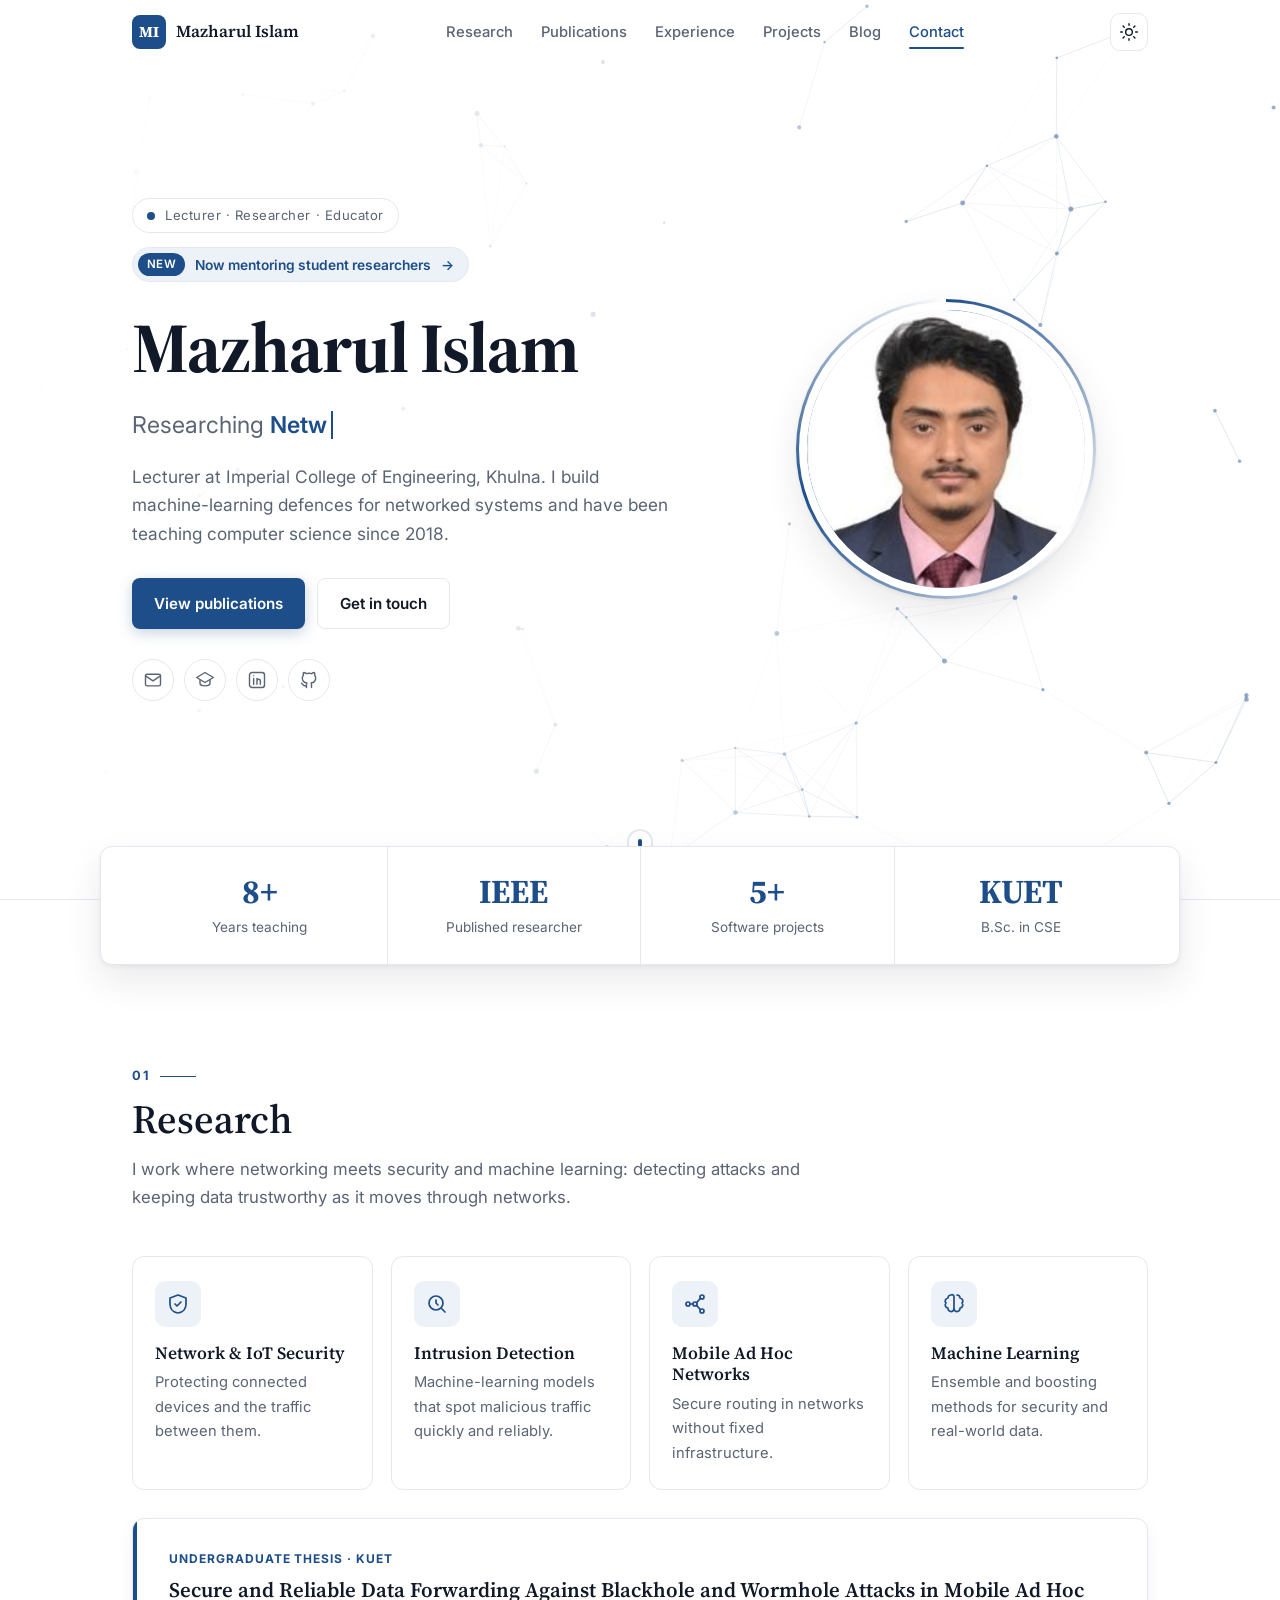
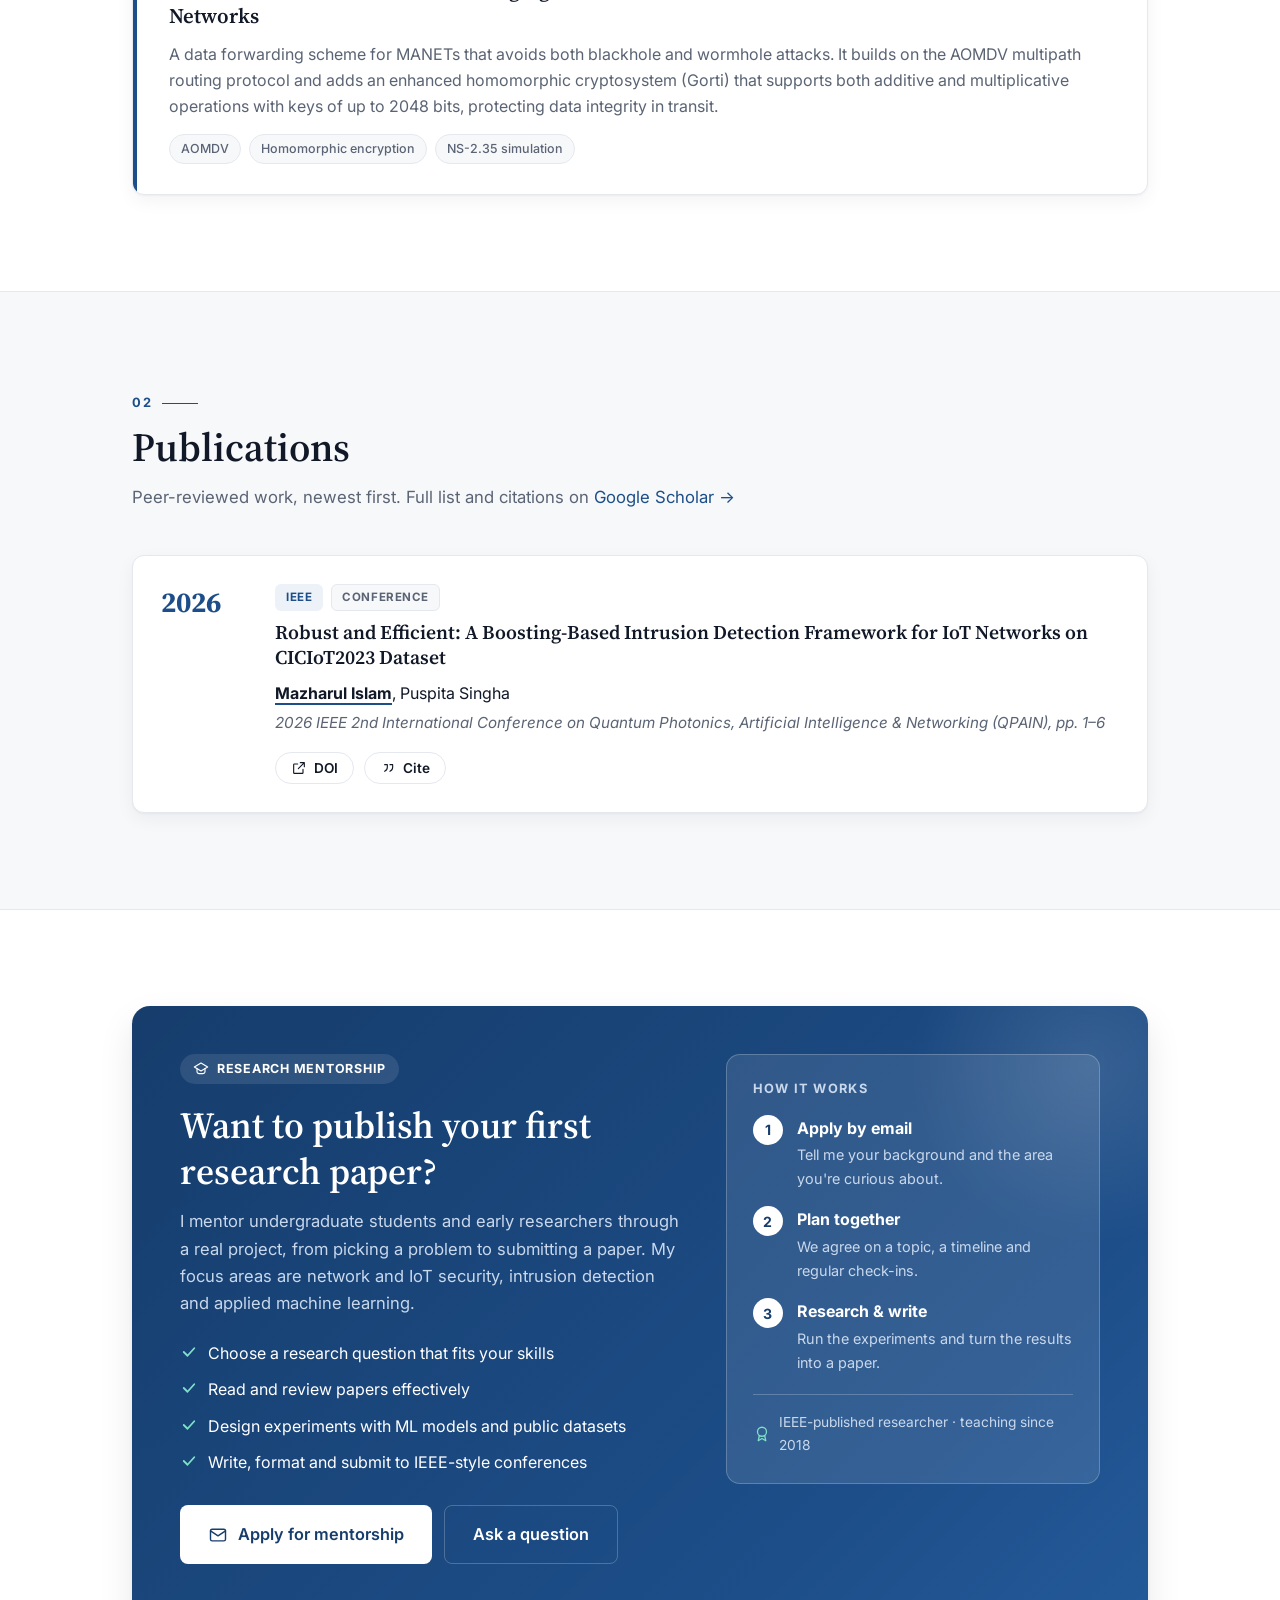
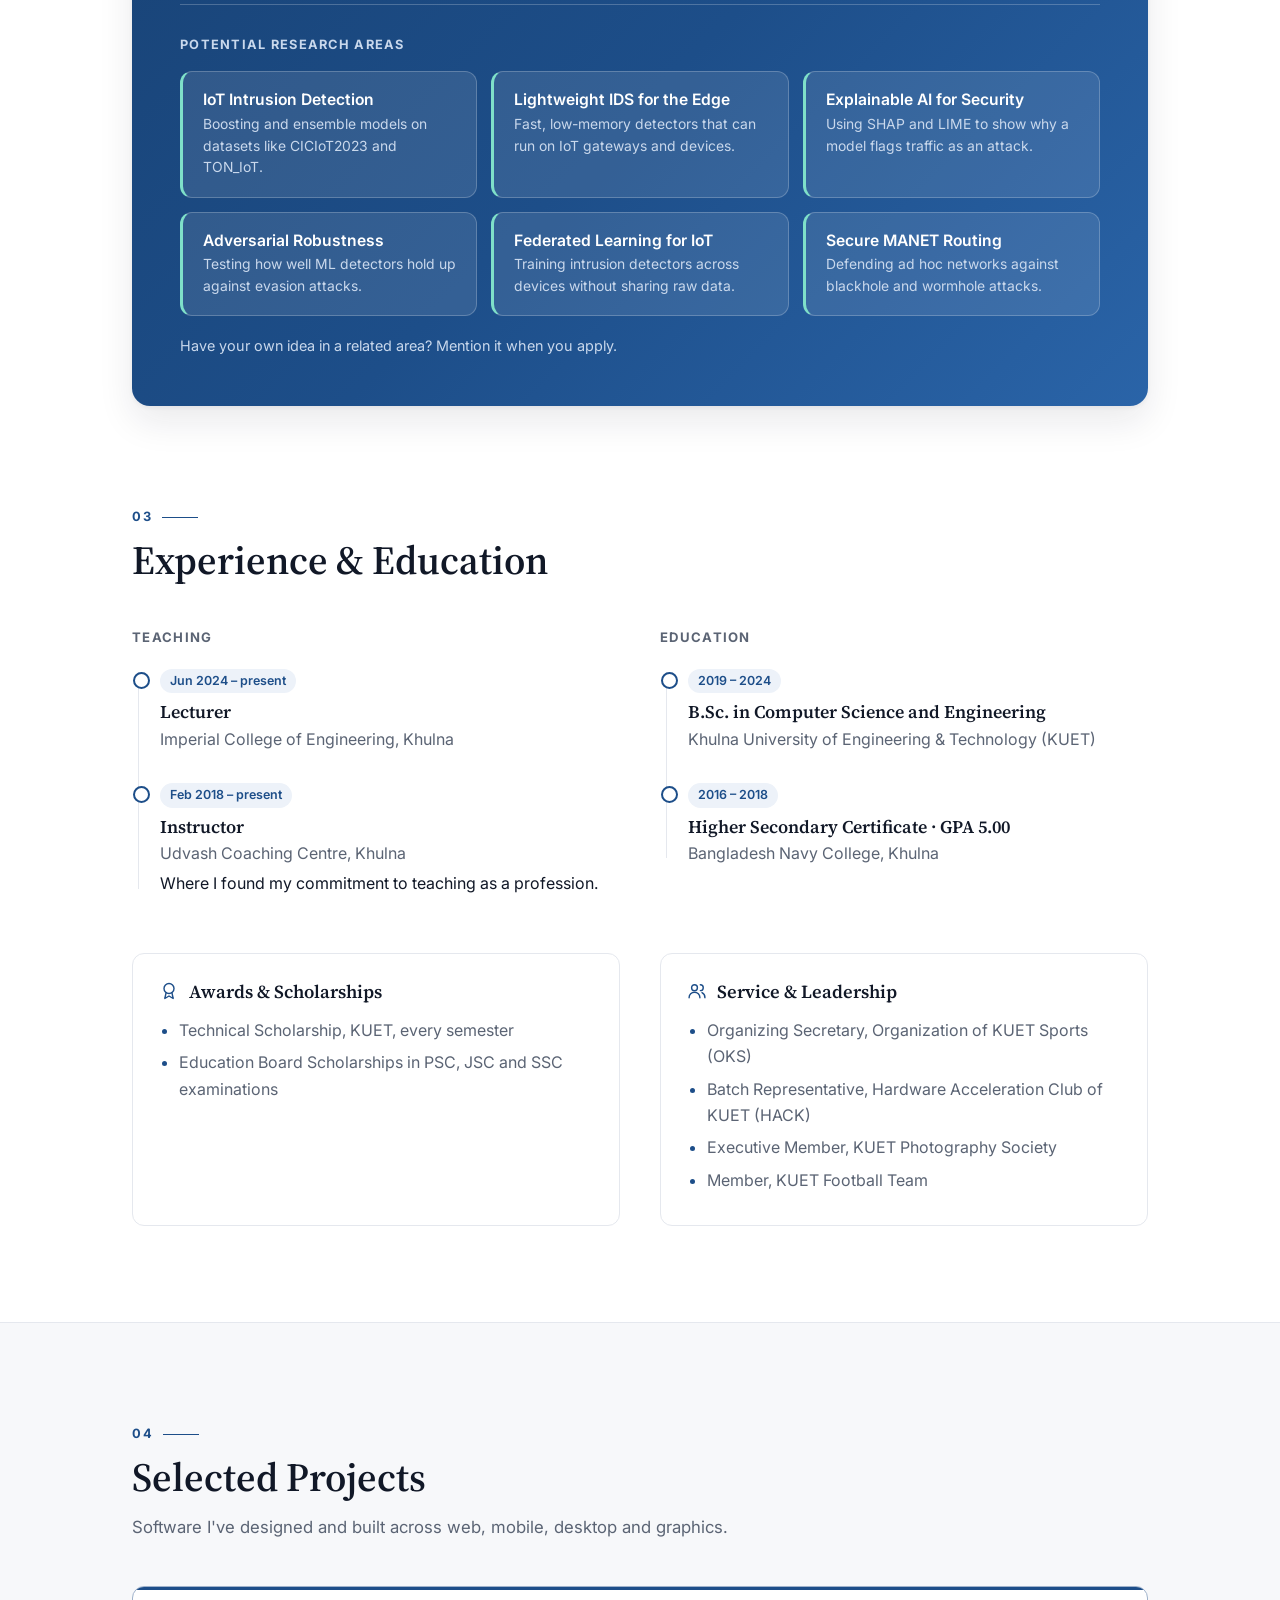
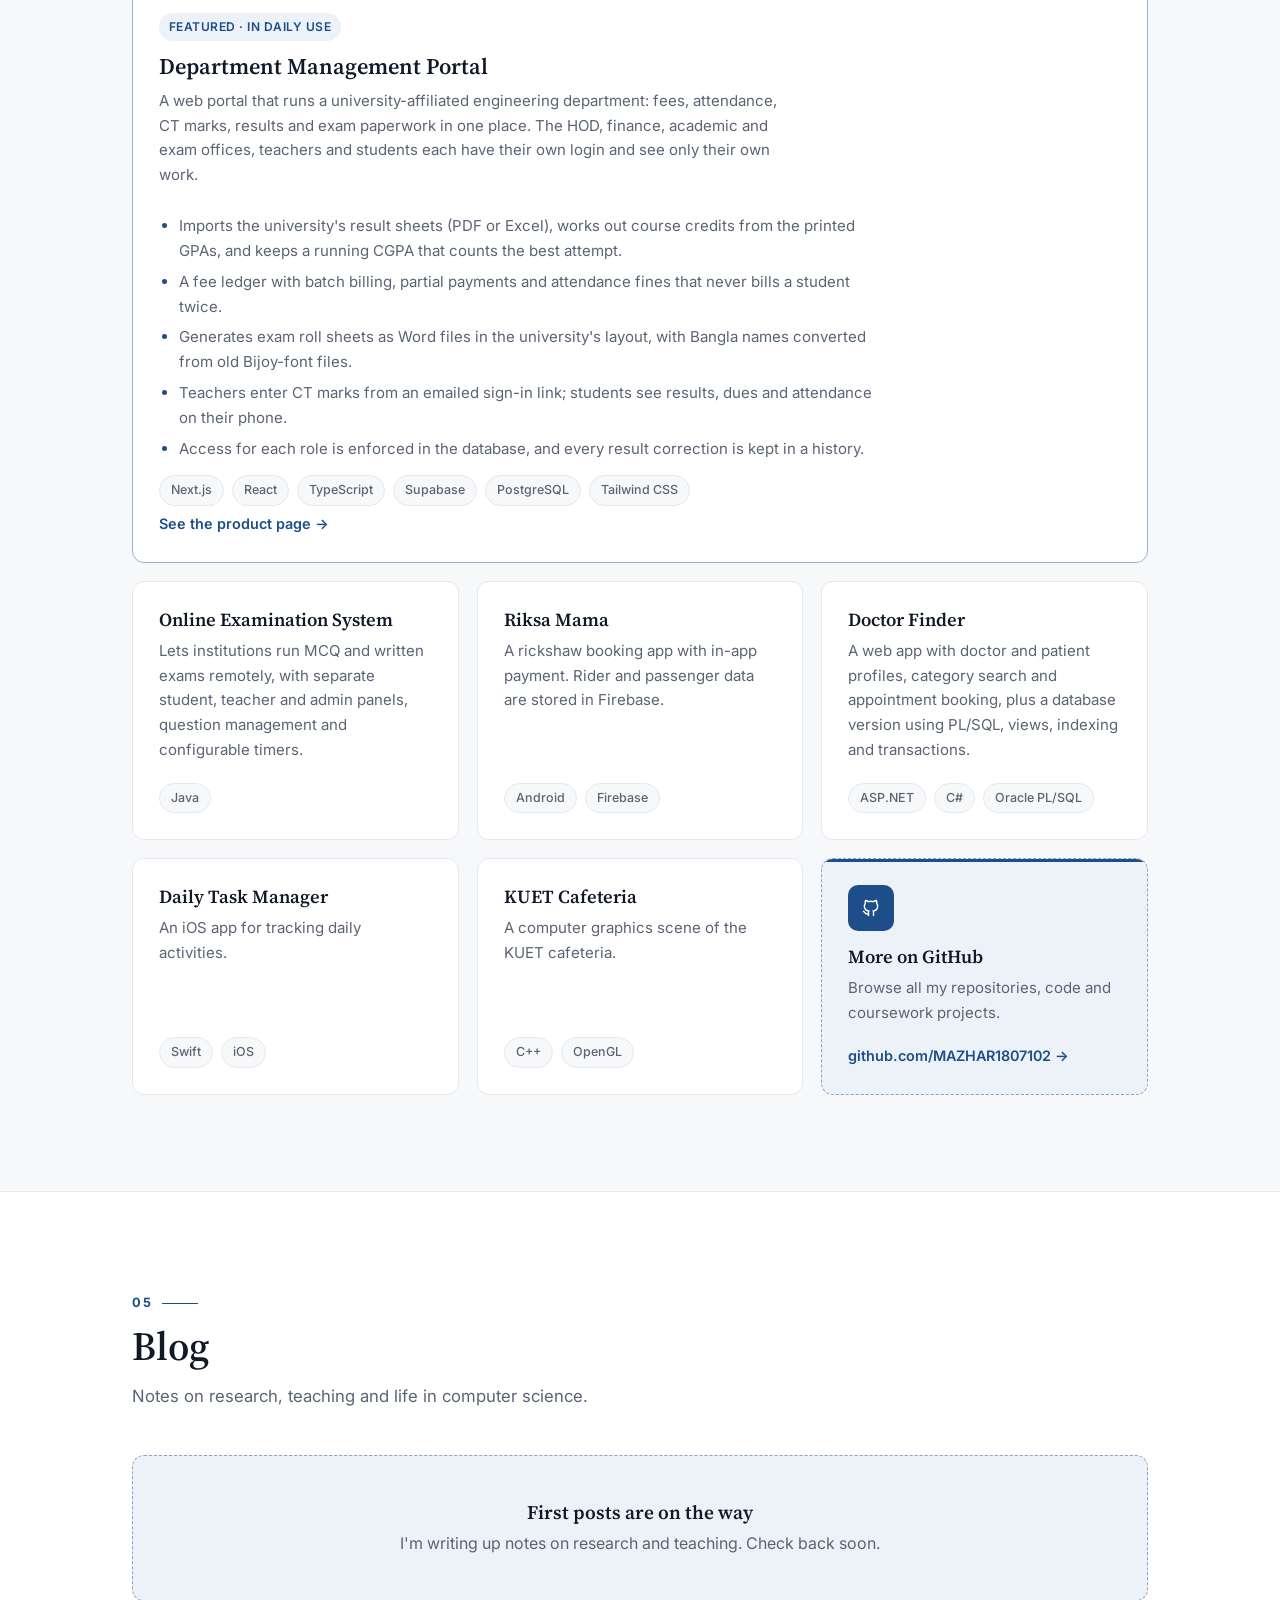
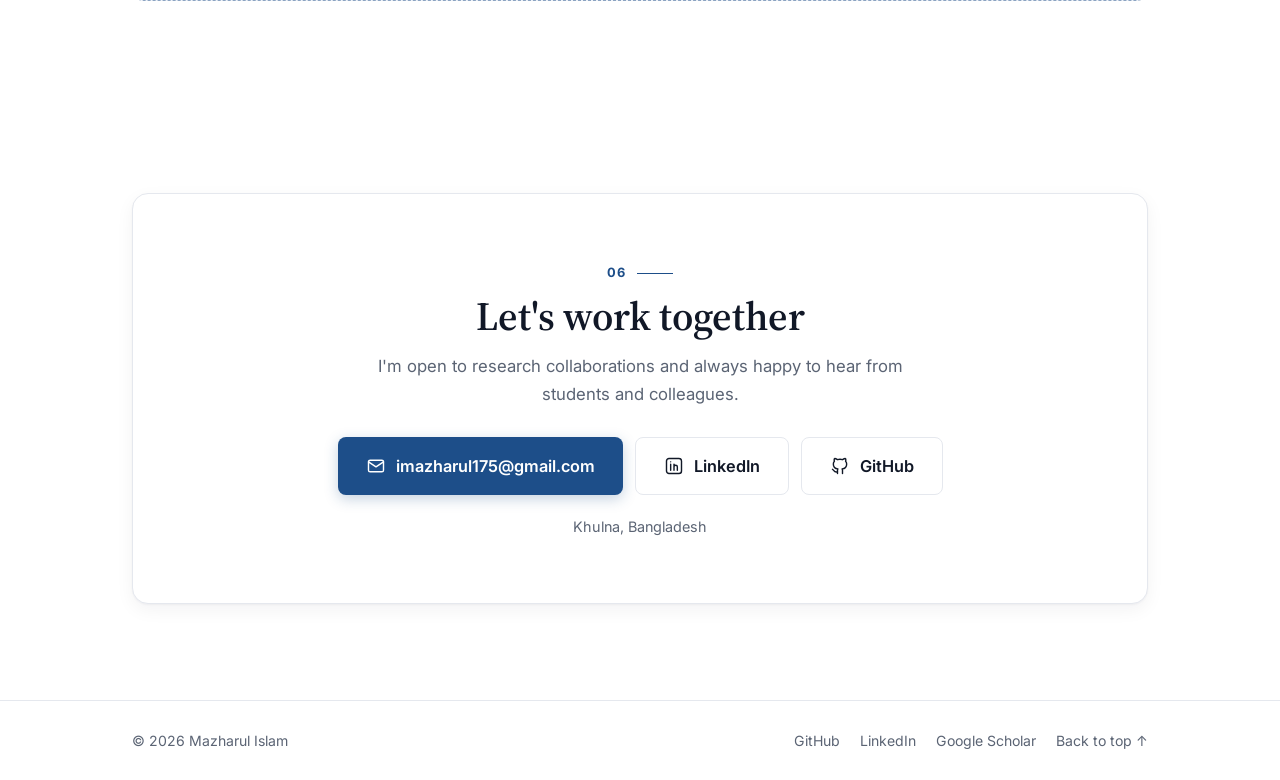
<file: index.html>
<!doctype html>
<html lang="en">
<head>
  <meta charset="utf-8">
  <meta name="viewport" content="width=device-width, initial-scale=1">
  <title>Mazharul Islam · Lecturer &amp; Researcher</title>
  <meta name="description" content="Mazharul Islam — Lecturer in Computer Science and Engineering. Research in network and IoT security, intrusion detection, mobile ad hoc networks and machine learning.">
  <meta property="og:title" content="Mazharul Islam · Lecturer & Researcher">
  <meta property="og:description" content="Research in network and IoT security, intrusion detection and machine learning.">
  <meta property="og:image" content="assets/photo.jpg">
  <link rel="icon" href="data:image/svg+xml,%3Csvg xmlns='http://www.w3.org/2000/svg' viewBox='0 0 64 64'%3E%3Crect width='64' height='64' rx='14' fill='%230b1f3a'/%3E%3Ctext x='32' y='42' font-family='Georgia,serif' font-size='28' font-weight='700' fill='%2334d1bf' text-anchor='middle'%3EMI%3C/text%3E%3C/svg%3E">
  <link rel="preconnect" href="https://fonts.googleapis.com">
  <link rel="preconnect" href="https://fonts.gstatic.com" crossorigin>
  <link href="https://fonts.googleapis.com/css2?family=Inter:wght@400;500;600;700&family=Source+Serif+4:opsz,wght@8..60,500;8..60,600;8..60,700&display=swap" rel="stylesheet">
  <link rel="stylesheet" href="style.css">
  <script>
    // Apply the saved theme before first paint to avoid a flash.
    document.documentElement.classList.add('js');
    try { var t = localStorage.getItem('theme'); if (t) document.documentElement.dataset.theme = t; } catch (e) {}
  </script>
</head>
<body>

<div class="progress" aria-hidden="true"></div>

<header class="site-header">
  <div class="wrap nav">
    <a class="brand" href="#top"><span class="monogram">MI</span><span class="brand-name">Mazharul Islam</span></a>
    <nav id="menu" class="menu">
      <a href="#research">Research</a>
      <a href="#publications">Publications</a>
      <a href="#experience">Experience</a>
      <a href="#projects">Projects</a>
      <a href="#blog">Blog</a>
      <a href="#contact">Contact</a>
    </nav>
    <div class="nav-actions">
      <button class="icon-btn" id="theme-toggle" aria-label="Toggle dark mode">
        <svg class="i-sun" viewBox="0 0 24 24"><circle cx="12" cy="12" r="4"/><path d="M12 2v2M12 20v2M4.9 4.9l1.4 1.4M17.7 17.7l1.4 1.4M2 12h2M20 12h2M4.9 19.1l1.4-1.4M17.7 6.3l1.4-1.4"/></svg>
        <svg class="i-moon" viewBox="0 0 24 24"><path d="M21 12.8A9 9 0 1 1 11.2 3a7 7 0 0 0 9.8 9.8z"/></svg>
      </button>
      <button class="icon-btn menu-btn" id="menu-toggle" aria-label="Open menu" aria-expanded="false" aria-controls="menu">
        <svg viewBox="0 0 24 24"><path d="M4 7h16M4 12h16M4 17h16"/></svg>
      </button>
    </div>
  </div>
</header>

<!-- ===== Hero ===== -->
<section class="hero" id="top">
  <canvas id="network" aria-hidden="true"></canvas>
  <div class="wrap hero-inner">
    <div class="hero-text">
      <p class="hero-eyebrow"><span class="dot"></span> Lecturer · Researcher · Educator</p>
      <a class="hero-announce" href="#mentorship"><span class="announce-tag">New</span>Now mentoring student researchers <span aria-hidden="true">→</span></a>
      <h1>Mazharul Islam</h1>
      <p class="hero-rotate">
        Researching <span class="rotator" data-words="Network Security|IoT Intrusion Detection|Mobile Ad Hoc Networks|Machine Learning">Network Security</span>
      </p>
      <p class="hero-lead">
        Lecturer at Imperial College of Engineering, Khulna. I build machine-learning
        defences for networked systems and have been teaching computer science since 2018.
      </p>
      <div class="hero-cta">
        <a class="btn btn-primary" href="#publications">View publications</a>
        <a class="btn btn-ghost" href="#contact">Get in touch</a>
      </div>
      <ul class="socials">
        <li><a href="mailto:imazharul175@gmail.com" aria-label="Email"><svg viewBox="0 0 24 24"><rect x="3" y="5" width="18" height="14" rx="2"/><path d="m3 7 9 6 9-6"/></svg></a></li>
        <li><a href="https://scholar.google.com/citations?user=BxSurLEAAAAJ&amp;hl=en" target="_blank" rel="noopener" aria-label="Google Scholar"><svg viewBox="0 0 24 24"><path d="M12 3 2 9l10 6 10-6-10-6z"/><path d="M6 11.5V16c0 1.7 2.7 3 6 3s6-1.3 6-3v-4.5"/></svg></a></li>
        <li><a href="https://www.linkedin.com/in/mazharul-islam-ba946320a/" target="_blank" rel="noopener" aria-label="LinkedIn"><svg viewBox="0 0 24 24"><rect x="3" y="3" width="18" height="18" rx="3"/><path d="M8 10v7M8 7v.01M12 17v-4a2 2 0 0 1 4 0v4M12 10v7"/></svg></a></li>
        <li><a href="https://github.com/MAZHAR1807102" target="_blank" rel="noopener" aria-label="GitHub"><svg viewBox="0 0 24 24"><path d="M9 19c-4.3 1.4-4.3-2.5-6-3m12 5v-3.5c0-1 .1-1.4-.5-2 2.8-.3 5.5-1.4 5.5-6a4.6 4.6 0 0 0-1.3-3.2 4.2 4.2 0 0 0-.1-3.2s-1.1-.3-3.5 1.3a12.3 12.3 0 0 0-6.2 0C6.5 2.8 5.4 3.1 5.4 3.1a4.2 4.2 0 0 0-.1 3.2A4.6 4.6 0 0 0 4 9.5c0 4.6 2.7 5.7 5.5 6-.6.6-.6 1.2-.5 2V21"/></svg></a></li>
      </ul>
    </div>
    <div class="hero-photo">
      <div class="photo-ring">
        <img src="assets/photo.jpg" alt="Portrait of Mazharul Islam" width="260" height="260">
      </div>
    </div>
  </div>
  <a class="scroll-cue" href="#stats" aria-label="Scroll down"><span></span></a>
</section>

<!-- ===== Stats ===== -->
<section class="stats" id="stats">
  <div class="wrap stats-grid">
    <div class="stat reveal">
      <span class="stat-num"><span class="count" data-from-year="2018">8</span>+</span>
      <span class="stat-label">Years teaching</span>
    </div>
    <div class="stat reveal">
      <span class="stat-num">IEEE</span>
      <span class="stat-label">Published researcher</span>
    </div>
    <div class="stat reveal">
      <span class="stat-num"><span class="count" data-to="5">5</span>+</span>
      <span class="stat-label">Software projects</span>
    </div>
    <div class="stat reveal">
      <span class="stat-num">KUET</span>
      <span class="stat-label">B.Sc. in CSE</span>
    </div>
  </div>
</section>

<main>

  <!-- ===== Research ===== -->
  <section id="research" class="section">
    <div class="wrap">
      <header class="section-head reveal">
        <span class="section-num">01</span>
        <h2>Research</h2>
        <p class="section-sub">I work where networking meets security and machine learning: detecting attacks and keeping data trustworthy as it moves through networks.</p>
      </header>

      <div class="interests">
        <article class="interest reveal">
          <span class="interest-icon"><svg viewBox="0 0 24 24"><path d="M12 3 4 6v6c0 5 3.4 8.4 8 9 4.6-.6 8-4 8-9V6l-8-3z"/><path d="m9 12 2 2 4-4"/></svg></span>
          <h3>Network &amp; IoT Security</h3>
          <p>Protecting connected devices and the traffic between them.</p>
        </article>
        <article class="interest reveal">
          <span class="interest-icon"><svg viewBox="0 0 24 24"><circle cx="11" cy="11" r="7"/><path d="m20 20-3.5-3.5M11 8v3l2 2"/></svg></span>
          <h3>Intrusion Detection</h3>
          <p>Machine-learning models that spot malicious traffic quickly and reliably.</p>
        </article>
        <article class="interest reveal">
          <span class="interest-icon"><svg viewBox="0 0 24 24"><circle cx="5" cy="12" r="2"/><circle cx="19" cy="5" r="2"/><circle cx="19" cy="19" r="2"/><circle cx="12" cy="12" r="2"/><path d="M7 12h3M13.6 10.8l3.8-4.6M13.6 13.2l3.8 4.6"/></svg></span>
          <h3>Mobile Ad Hoc Networks</h3>
          <p>Secure routing in networks without fixed infrastructure.</p>
        </article>
        <article class="interest reveal">
          <span class="interest-icon"><svg viewBox="0 0 24 24"><path d="M9 3a3 3 0 0 0-3 3 3 3 0 0 0-2 5 3 3 0 0 0 2 5 3 3 0 0 0 6 1V5a2 2 0 0 0-3-2z"/><path d="M15 3a3 3 0 0 1 3 3 3 3 0 0 1 2 5 3 3 0 0 1-2 5 3 3 0 0 1-6 1"/></svg></span>
          <h3>Machine Learning</h3>
          <p>Ensemble and boosting methods for security and real-world data.</p>
        </article>
      </div>

      <article class="thesis reveal">
        <div class="thesis-label">Undergraduate thesis · KUET</div>
        <h3>Secure and Reliable Data Forwarding Against Blackhole and Wormhole Attacks in Mobile Ad Hoc Networks</h3>
        <p>
          A data forwarding scheme for MANETs that avoids both blackhole and wormhole attacks.
          It builds on the AOMDV multipath routing protocol and adds an enhanced homomorphic
          cryptosystem (Gorti) that supports both additive and multiplicative operations with
          keys of up to 2048 bits, protecting data integrity in transit.
        </p>
        <ul class="chips"><li>AOMDV</li><li>Homomorphic encryption</li><li>NS-2.35 simulation</li></ul>
      </article>
    </div>
  </section>

  <!-- ===== Publications ===== -->
  <section id="publications" class="section section-alt">
    <div class="wrap">
      <header class="section-head reveal">
        <span class="section-num">02</span>
        <h2>Publications</h2>
        <p class="section-sub">Peer-reviewed work, newest first. Full list and citations on <a href="https://scholar.google.com/citations?user=BxSurLEAAAAJ&amp;hl=en" target="_blank" rel="noopener">Google Scholar →</a></p>
      </header>

      <!--
        Add one <li class="pub reveal"> per paper, newest first. Copy the block below,
        change the text, and update the BibTeX inside <pre class="bib">.
      -->
      <ol class="pubs">
        <li class="pub reveal">
          <div class="pub-year">2026</div>
          <div class="pub-body">
            <div class="pub-badges"><span class="badge badge-accent">IEEE</span><span class="badge">Conference</span></div>
            <h3 class="pub-title">Robust and Efficient: A Boosting-Based Intrusion Detection Framework for IoT Networks on CICIoT2023 Dataset</h3>
            <p class="pub-authors"><strong>Mazharul Islam</strong>, Puspita Singha</p>
            <p class="pub-venue">2026 IEEE 2nd International Conference on Quantum Photonics, Artificial Intelligence &amp; Networking (QPAIN), pp. 1–6</p>
            <div class="pub-actions">
              <a class="pill" href="https://doi.org/10.1109/QPAIN69676.2026.11545584" target="_blank" rel="noopener">
                <svg viewBox="0 0 24 24"><path d="M14 4h6v6M20 4l-9 9M18 14v5a1 1 0 0 1-1 1H5a1 1 0 0 1-1-1V7a1 1 0 0 1 1-1h5"/></svg>DOI
              </a>
              <button class="pill cite-btn" aria-expanded="false">
                <svg viewBox="0 0 24 24"><path d="M7 7h4v4c0 3-1.5 5-4 6M15 7h4v4c0 3-1.5 5-4 6"/></svg>Cite
              </button>
            </div>
            <div class="bib-wrap" hidden>
<pre class="bib">@inproceedings{islam2026robust,
  author    = {Islam, Mazharul and Singha, Puspita},
  title     = {Robust and Efficient: A Boosting-Based Intrusion Detection
               Framework for {IoT} Networks on {CICIoT2023} Dataset},
  booktitle = {2026 IEEE 2nd International Conference on Quantum Photonics,
               Artificial Intelligence \& Networking (QPAIN)},
  year      = {2026},
  pages     = {1--6},
  doi       = {10.1109/QPAIN69676.2026.11545584}
}</pre>
              <button class="copy-btn">Copy BibTeX</button>
            </div>
          </div>
        </li>
      </ol>
    </div>
  </section>

  <!-- ===== Mentorship (promo) ===== -->
  <section id="mentorship" class="promo">
    <div class="wrap">
      <div class="promo-card reveal">
        <div class="promo-main">
          <span class="promo-tag"><svg viewBox="0 0 24 24"><path d="M12 3 2 9l10 6 10-6-10-6z"/><path d="M6 11.5V16c0 1.7 2.7 3 6 3s6-1.3 6-3v-4.5"/></svg>Research Mentorship</span>
          <h2>Want to publish your first research paper?</h2>
          <p class="promo-lead">
            I mentor undergraduate students and early researchers through a real project, from
            picking a problem to submitting a paper. My focus areas are network and IoT security,
            intrusion detection and applied machine learning.
          </p>
          <ul class="promo-points">
            <li><svg viewBox="0 0 24 24"><path d="m5 12 5 5 9-10"/></svg>Choose a research question that fits your skills</li>
            <li><svg viewBox="0 0 24 24"><path d="m5 12 5 5 9-10"/></svg>Read and review papers effectively</li>
            <li><svg viewBox="0 0 24 24"><path d="m5 12 5 5 9-10"/></svg>Design experiments with ML models and public datasets</li>
            <li><svg viewBox="0 0 24 24"><path d="m5 12 5 5 9-10"/></svg>Write, format and submit to IEEE-style conferences</li>
          </ul>
          <div class="promo-cta">
            <a class="btn btn-promo btn-lg" href="mailto:imazharul175@gmail.com?subject=Research%20mentorship%20application&amp;body=Hi%20Mazharul%2C%0A%0AI%27d%20like%20to%20apply%20for%20research%20mentorship.%0A%0AName%3A%0AUniversity%20/%20department%20/%20year%3A%0AResearch%20area%20I%27m%20interested%20in%3A%0AMy%20background%20%28courses%2C%20programming%2C%20any%20prior%20research%29%3A%0AWhat%20I%20hope%20to%20achieve%20%28e.g.%20thesis%2C%20first%20paper%2C%20grad%20school%20application%29%3A%0A%0AThanks%21">
              <svg viewBox="0 0 24 24"><rect x="3" y="5" width="18" height="14" rx="2"/><path d="m3 7 9 6 9-6"/></svg>Apply for mentorship
            </a>
            <a class="btn btn-promo-ghost btn-lg" href="mailto:imazharul175@gmail.com?subject=Question%20about%20research%20mentorship">Ask a question</a>
          </div>
        </div>
        <aside class="promo-side">
          <h3>How it works</h3>
          <ol class="promo-steps">
            <li><span>1</span><div><strong>Apply by email</strong><p>Tell me your background and the area you're curious about.</p></div></li>
            <li><span>2</span><div><strong>Plan together</strong><p>We agree on a topic, a timeline and regular check-ins.</p></div></li>
            <li><span>3</span><div><strong>Research &amp; write</strong><p>Run the experiments and turn the results into a paper.</p></div></li>
          </ol>
          <p class="promo-proof">
            <svg viewBox="0 0 24 24"><circle cx="12" cy="9" r="6"/><path d="m8.5 14-1.5 7 5-3 5 3-1.5-7"/></svg>
            IEEE-published researcher · teaching since 2018
          </p>
        </aside>
        <!-- Edit this list to match the topics you want to supervise. -->
        <div class="promo-topics">
          <h3>Potential research areas</h3>
          <ul>
            <li><h4>IoT Intrusion Detection</h4><p>Boosting and ensemble models on datasets like CICIoT2023 and TON_IoT.</p></li>
            <li><h4>Lightweight IDS for the Edge</h4><p>Fast, low-memory detectors that can run on IoT gateways and devices.</p></li>
            <li><h4>Explainable AI for Security</h4><p>Using SHAP and LIME to show why a model flags traffic as an attack.</p></li>
            <li><h4>Adversarial Robustness</h4><p>Testing how well ML detectors hold up against evasion attacks.</p></li>
            <li><h4>Federated Learning for IoT</h4><p>Training intrusion detectors across devices without sharing raw data.</p></li>
            <li><h4>Secure MANET Routing</h4><p>Defending ad hoc networks against blackhole and wormhole attacks.</p></li>
          </ul>
          <p class="promo-note">Have your own idea in a related area? Mention it when you apply.</p>
        </div>
      </div>
    </div>
  </section>

  <!-- ===== Experience & Education ===== -->
  <section id="experience" class="section">
    <div class="wrap">
      <header class="section-head reveal">
        <span class="section-num">03</span>
        <h2>Experience &amp; Education</h2>
      </header>

      <div class="two-col">
        <div>
          <h3 class="col-title">Teaching</h3>
          <ol class="timeline">
            <li class="reveal">
              <span class="when">Jun 2024 – present</span>
              <h4>Lecturer</h4>
              <p class="where">Imperial College of Engineering, Khulna</p>
            </li>
            <li class="reveal">
              <span class="when">Feb 2018 – present</span>
              <h4>Instructor</h4>
              <p class="where">Udvash Coaching Centre, Khulna</p>
              <p>Where I found my commitment to teaching as a profession.</p>
            </li>
          </ol>
        </div>
        <div>
          <h3 class="col-title">Education</h3>
          <ol class="timeline">
            <li class="reveal">
              <span class="when">2019 – 2024</span>
              <h4>B.Sc. in Computer Science and Engineering</h4>
              <p class="where">Khulna University of Engineering &amp; Technology (KUET)</p>
            </li>
            <li class="reveal">
              <span class="when">2016 – 2018</span>
              <h4>Higher Secondary Certificate · GPA 5.00</h4>
              <p class="where">Bangladesh Navy College, Khulna</p>
            </li>
          </ol>
        </div>
      </div>

      <div class="two-col honors">
        <article class="mini-card reveal">
          <h3><svg viewBox="0 0 24 24"><circle cx="12" cy="9" r="6"/><path d="m8.5 14-1.5 7 5-3 5 3-1.5-7"/></svg>Awards &amp; Scholarships</h3>
          <ul>
            <li>Technical Scholarship, KUET, every semester</li>
            <li>Education Board Scholarships in PSC, JSC and SSC examinations</li>
          </ul>
        </article>
        <article class="mini-card reveal">
          <h3><svg viewBox="0 0 24 24"><circle cx="9" cy="8" r="3.5"/><path d="M2.5 20a6.5 6.5 0 0 1 13 0M16 4.5a3.5 3.5 0 0 1 0 7M18 14a6.5 6.5 0 0 1 3.5 6"/></svg>Service &amp; Leadership</h3>
          <ul>
            <li>Organizing Secretary, Organization of KUET Sports (OKS)</li>
            <li>Batch Representative, Hardware Acceleration Club of KUET (HACK)</li>
            <li>Executive Member, KUET Photography Society</li>
            <li>Member, KUET Football Team</li>
          </ul>
        </article>
      </div>
    </div>
  </section>

  <!-- ===== Projects ===== -->
  <section id="projects" class="section section-alt">
    <div class="wrap">
      <header class="section-head reveal">
        <span class="section-num">04</span>
        <h2>Selected Projects</h2>
        <p class="section-sub">Software I've designed and built across web, mobile, desktop and graphics.</p>
      </header>
      <div class="projects">
        <article class="project project-featured reveal">
          <span class="project-tag">Featured · In daily use</span>
          <h3>Department Management Portal</h3>
          <p>A web portal that runs a university-affiliated engineering department: fees, attendance, CT marks, results and exam paperwork in one place. The HOD, finance, academic and exam offices, teachers and students each have their own login and see only their own work.</p>
          <ul class="project-points">
            <li>Imports the university's result sheets (PDF or Excel), works out course credits from the printed GPAs, and keeps a running CGPA that counts the best attempt.</li>
            <li>A fee ledger with batch billing, partial payments and attendance fines that never bills a student twice.</li>
            <li>Generates exam roll sheets as Word files in the university's layout, with Bangla names converted from old Bijoy-font files.</li>
            <li>Teachers enter CT marks from an emailed sign-in link; students see results, dues and attendance on their phone.</li>
            <li>Access for each role is enforced in the database, and every result correction is kept in a history.</li>
          </ul>
          <ul class="chips"><li>Next.js</li><li>React</li><li>TypeScript</li><li>Supabase</li><li>PostgreSQL</li><li>Tailwind CSS</li></ul>
          <a class="cta-link project-link" href="deptdesk/">See the product page →</a>
        </article>
        <article class="project reveal">
          <h3>Online Examination System</h3>
          <p>Lets institutions run MCQ and written exams remotely, with separate student, teacher and admin panels, question management and configurable timers.</p>
          <ul class="chips"><li>Java</li></ul>
        </article>
        <article class="project reveal">
          <h3>Riksa Mama</h3>
          <p>A rickshaw booking app with in-app payment. Rider and passenger data are stored in Firebase.</p>
          <ul class="chips"><li>Android</li><li>Firebase</li></ul>
        </article>
        <article class="project reveal">
          <h3>Doctor Finder</h3>
          <p>A web app with doctor and patient profiles, category search and appointment booking, plus a database version using PL/SQL, views, indexing and transactions.</p>
          <ul class="chips"><li>ASP.NET</li><li>C#</li><li>Oracle PL/SQL</li></ul>
        </article>
        <article class="project reveal">
          <h3>Daily Task Manager</h3>
          <p>An iOS app for tracking daily activities.</p>
          <ul class="chips"><li>Swift</li><li>iOS</li></ul>
        </article>
        <article class="project reveal">
          <h3>KUET Cafeteria</h3>
          <p>A computer graphics scene of the KUET cafeteria.</p>
          <ul class="chips"><li>C++</li><li>OpenGL</li></ul>
        </article>
        <a class="project project-cta reveal" href="https://github.com/MAZHAR1807102" target="_blank" rel="noopener">
          <span class="cta-icon"><svg viewBox="0 0 24 24"><path d="M9 19c-4.3 1.4-4.3-2.5-6-3m12 5v-3.5c0-1 .1-1.4-.5-2 2.8-.3 5.5-1.4 5.5-6a4.6 4.6 0 0 0-1.3-3.2 4.2 4.2 0 0 0-.1-3.2s-1.1-.3-3.5 1.3a12.3 12.3 0 0 0-6.2 0C6.5 2.8 5.4 3.1 5.4 3.1a4.2 4.2 0 0 0-.1 3.2A4.6 4.6 0 0 0 4 9.5c0 4.6 2.7 5.7 5.5 6-.6.6-.6 1.2-.5 2V21"/></svg></span>
          <h3>More on GitHub</h3>
          <p>Browse all my repositories, code and coursework projects.</p>
          <span class="cta-link">github.com/MAZHAR1807102 →</span>
        </a>
      </div>
    </div>
  </section>

  <!-- ===== Blog ===== -->
  <!-- Posts come from blog/posts.js; the newest three are shown here. -->
  <section id="blog" class="section">
    <div class="wrap">
      <header class="section-head reveal">
        <span class="section-num">05</span>
        <h2>Blog</h2>
        <p class="section-sub">Notes on research, teaching and life in computer science.</p>
      </header>
      <div class="posts" data-posts data-limit="3" data-base="blog/"></div>
      <p class="posts-more reveal"><a class="btn btn-ghost" href="blog/">All posts →</a></p>
    </div>
  </section>

  <!-- ===== Contact ===== -->
  <section id="contact" class="section">
    <div class="wrap">
      <div class="contact-card reveal">
        <span class="section-num">06</span>
        <h2>Let's work together</h2>
        <p>I'm open to research collaborations and always happy to hear from students and colleagues.</p>
        <div class="contact-actions">
          <a class="btn btn-primary btn-lg" href="mailto:imazharul175@gmail.com">
            <svg viewBox="0 0 24 24"><rect x="3" y="5" width="18" height="14" rx="2"/><path d="m3 7 9 6 9-6"/></svg>
            imazharul175@gmail.com
          </a>
          <a class="btn btn-ghost btn-lg" href="https://www.linkedin.com/in/mazharul-islam-ba946320a/" target="_blank" rel="noopener"><svg viewBox="0 0 24 24"><rect x="3" y="3" width="18" height="18" rx="3"/><path d="M8 10v7M8 7v.01M12 17v-4a2 2 0 0 1 4 0v4M12 10v7"/></svg>LinkedIn</a>
          <a class="btn btn-ghost btn-lg" href="https://github.com/MAZHAR1807102" target="_blank" rel="noopener"><svg viewBox="0 0 24 24"><path d="M9 19c-4.3 1.4-4.3-2.5-6-3m12 5v-3.5c0-1 .1-1.4-.5-2 2.8-.3 5.5-1.4 5.5-6a4.6 4.6 0 0 0-1.3-3.2 4.2 4.2 0 0 0-.1-3.2s-1.1-.3-3.5 1.3a12.3 12.3 0 0 0-6.2 0C6.5 2.8 5.4 3.1 5.4 3.1a4.2 4.2 0 0 0-.1 3.2A4.6 4.6 0 0 0 4 9.5c0 4.6 2.7 5.7 5.5 6-.6.6-.6 1.2-.5 2V21"/></svg>GitHub</a>
        </div>
        <p class="contact-loc">Khulna, Bangladesh</p>
      </div>
    </div>
  </section>

</main>

<footer class="footer">
  <div class="wrap footer-inner">
    <p>© <span id="year">2026</span> Mazharul Islam</p>
    <nav class="footer-links">
      <a href="https://github.com/MAZHAR1807102" target="_blank" rel="noopener">GitHub</a>
      <a href="https://www.linkedin.com/in/mazharul-islam-ba946320a/" target="_blank" rel="noopener">LinkedIn</a>
      <a href="https://scholar.google.com/citations?user=BxSurLEAAAAJ&amp;hl=en" target="_blank" rel="noopener">Google Scholar</a>
      <a href="#top" class="to-top">Back to top ↑</a>
    </nav>
  </div>
</footer>

<div class="toast" role="status" aria-live="polite"></div>

<script src="blog/posts.js"></script>
<script src="script.js"></script>
</body>
</html>
</file>
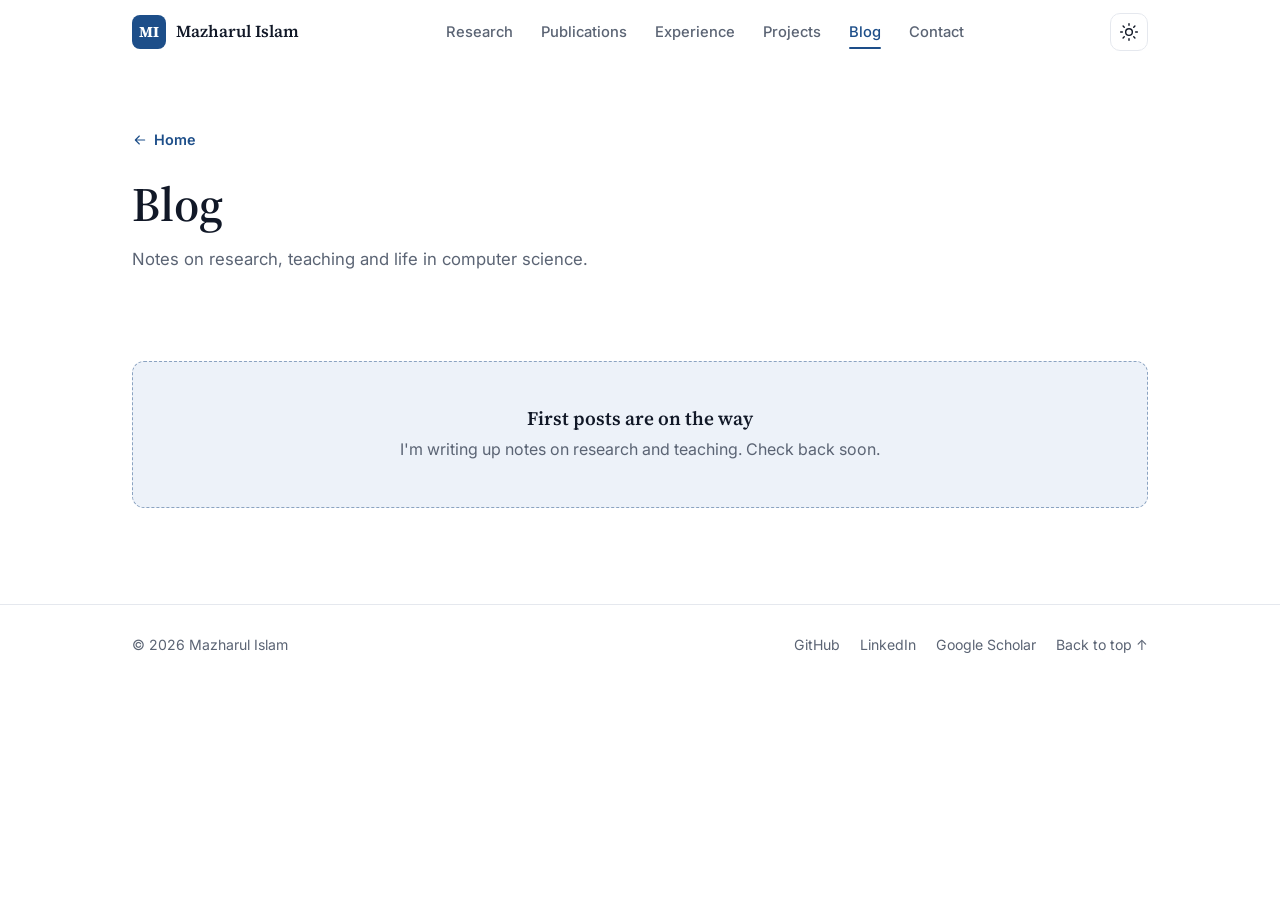
<file: blog/index.html>
<!doctype html>
<html lang="en">
<head>
  <meta charset="utf-8">
  <meta name="viewport" content="width=device-width, initial-scale=1">
  <title>Blog · Mazharul Islam</title>
  <meta name="description" content="Writing by Mazharul Islam on research, teaching and computer science.">
  <meta property="og:title" content="Blog · Mazharul Islam">
  <meta property="og:description" content="Notes on research, teaching and life in computer science.">
  <meta property="og:image" content="../assets/photo.jpg">
  <link rel="icon" href="data:image/svg+xml,%3Csvg xmlns='http://www.w3.org/2000/svg' viewBox='0 0 64 64'%3E%3Crect width='64' height='64' rx='14' fill='%230b1f3a'/%3E%3Ctext x='32' y='42' font-family='Georgia,serif' font-size='28' font-weight='700' fill='%2334d1bf' text-anchor='middle'%3EMI%3C/text%3E%3C/svg%3E">
  <link rel="preconnect" href="https://fonts.googleapis.com">
  <link rel="preconnect" href="https://fonts.gstatic.com" crossorigin>
  <link href="https://fonts.googleapis.com/css2?family=Inter:wght@400;500;600;700&family=Source+Serif+4:opsz,wght@8..60,500;8..60,600;8..60,700&display=swap" rel="stylesheet">
  <link rel="stylesheet" href="../style.css">
  <script>
    // Apply the saved theme before first paint to avoid a flash.
    document.documentElement.classList.add('js');
    try { var t = localStorage.getItem('theme'); if (t) document.documentElement.dataset.theme = t; } catch (e) {}
  </script>
</head>
<body>

<div class="progress" aria-hidden="true"></div>

<header class="site-header scrolled">
  <div class="wrap nav">
    <a class="brand" href="../"><span class="monogram">MI</span><span class="brand-name">Mazharul Islam</span></a>
    <nav id="menu" class="menu">
      <a href="../#research">Research</a>
      <a href="../#publications">Publications</a>
      <a href="../#experience">Experience</a>
      <a href="../#projects">Projects</a>
      <a href="./" class="active">Blog</a>
      <a href="../#contact">Contact</a>
    </nav>
    <div class="nav-actions">
      <button class="icon-btn" id="theme-toggle" aria-label="Toggle dark mode">
        <svg class="i-sun" viewBox="0 0 24 24"><circle cx="12" cy="12" r="4"/><path d="M12 2v2M12 20v2M4.9 4.9l1.4 1.4M17.7 17.7l1.4 1.4M2 12h2M20 12h2M4.9 19.1l1.4-1.4M17.7 6.3l1.4-1.4"/></svg>
        <svg class="i-moon" viewBox="0 0 24 24"><path d="M21 12.8A9 9 0 1 1 11.2 3a7 7 0 0 0 9.8 9.8z"/></svg>
      </button>
      <button class="icon-btn menu-btn" id="menu-toggle" aria-label="Open menu" aria-expanded="false" aria-controls="menu">
        <svg viewBox="0 0 24 24"><path d="M4 7h16M4 12h16M4 17h16"/></svg>
      </button>
    </div>
  </div>
</header>

<main>
  <section class="page-head">
    <div class="wrap">
      <a class="back-link" href="../"><svg viewBox="0 0 24 24"><path d="M19 12H5M11 18l-6-6 6-6"/></svg>Home</a>
      <header class="section-head">
        <h1>Blog</h1>
        <p class="section-sub">Notes on research, teaching and life in computer science.</p>
      </header>
    </div>
  </section>

  <section class="section" style="padding-top:40px">
    <div class="wrap">
      <div class="post-filter" data-post-filter></div>
      <div class="posts" data-posts data-base="../blog/"></div>
    </div>
  </section>
</main>

<footer class="footer">
  <div class="wrap footer-inner">
    <p>© <span id="year">2026</span> Mazharul Islam</p>
    <nav class="footer-links">
      <a href="https://github.com/MAZHAR1807102" target="_blank" rel="noopener">GitHub</a>
      <a href="https://www.linkedin.com/in/mazharul-islam-ba946320a/" target="_blank" rel="noopener">LinkedIn</a>
      <a href="https://scholar.google.com/citations?user=BxSurLEAAAAJ&amp;hl=en" target="_blank" rel="noopener">Google Scholar</a>
      <a href="#" class="to-top">Back to top ↑</a>
    </nav>
  </div>
</footer>

<div class="toast" role="status" aria-live="polite"></div>

<script src="../blog/posts.js"></script>
<script src="../script.js"></script>
</body>
</html>
</file>
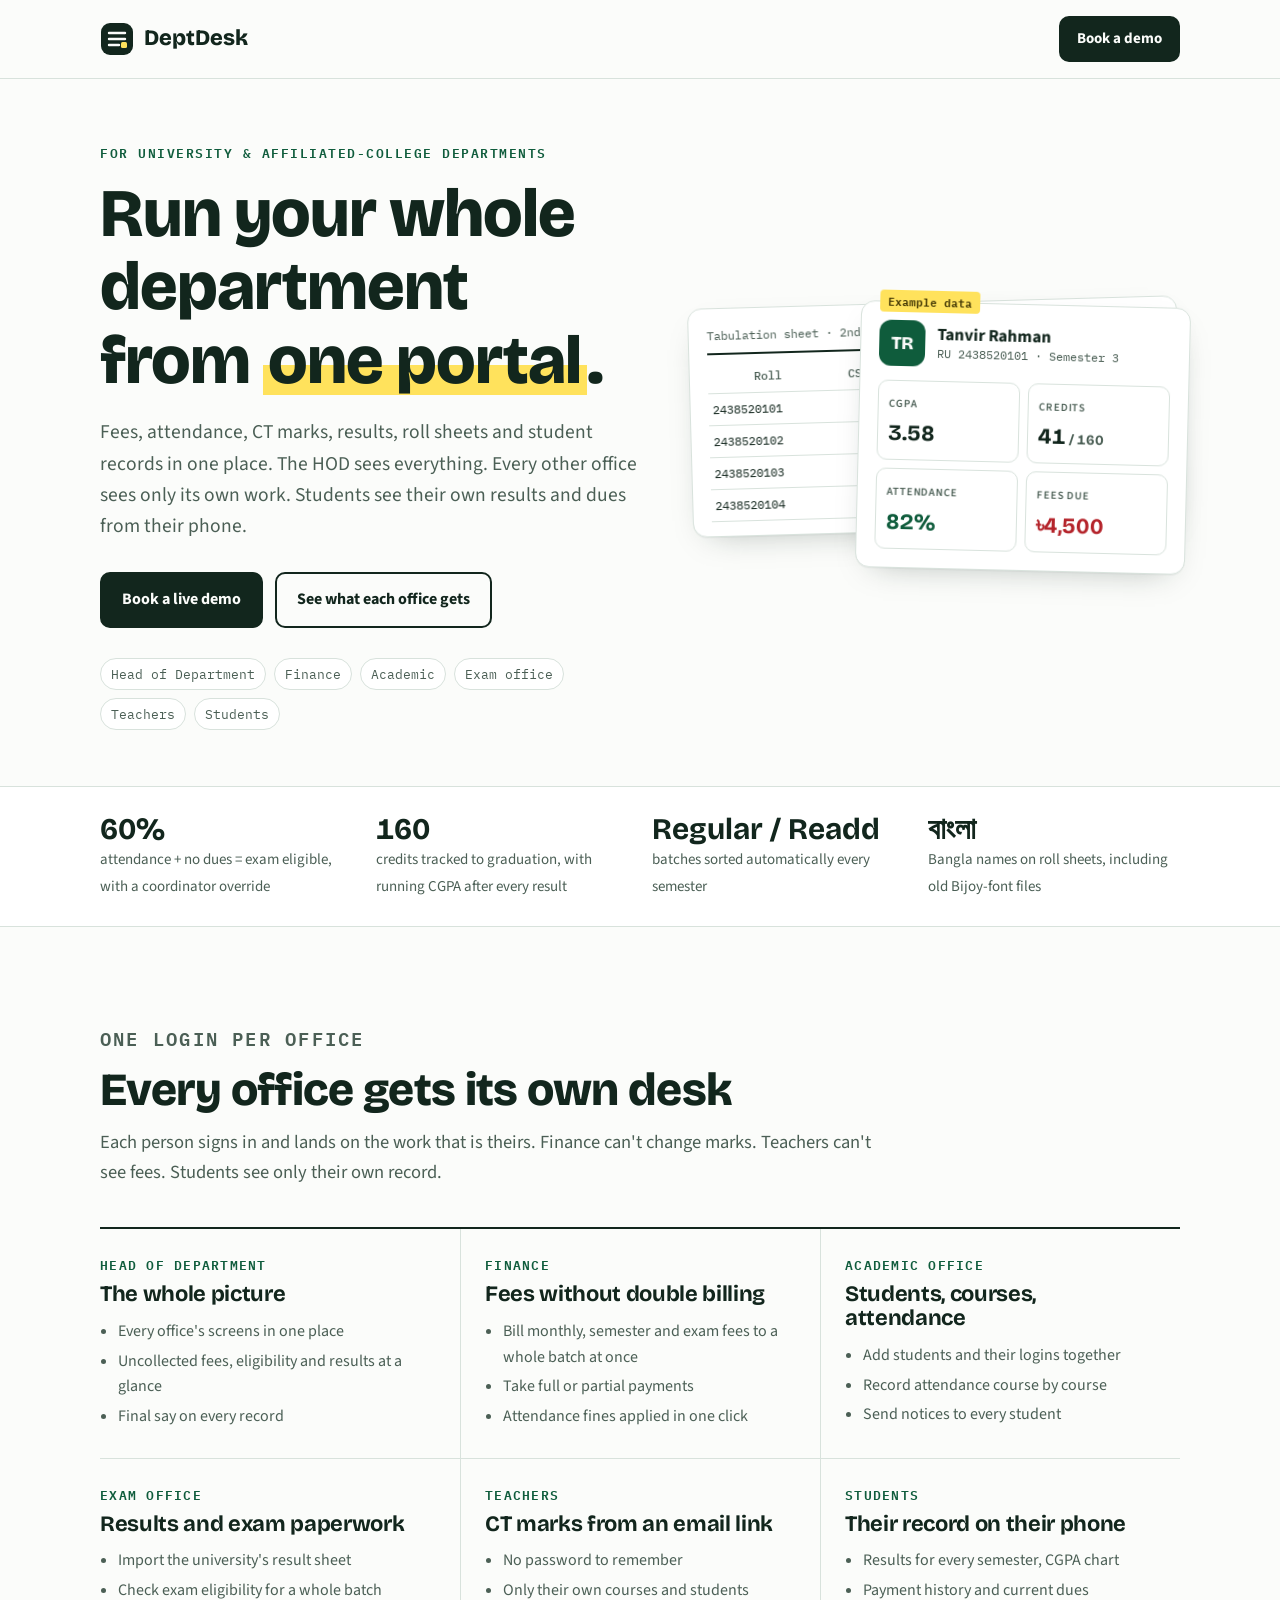
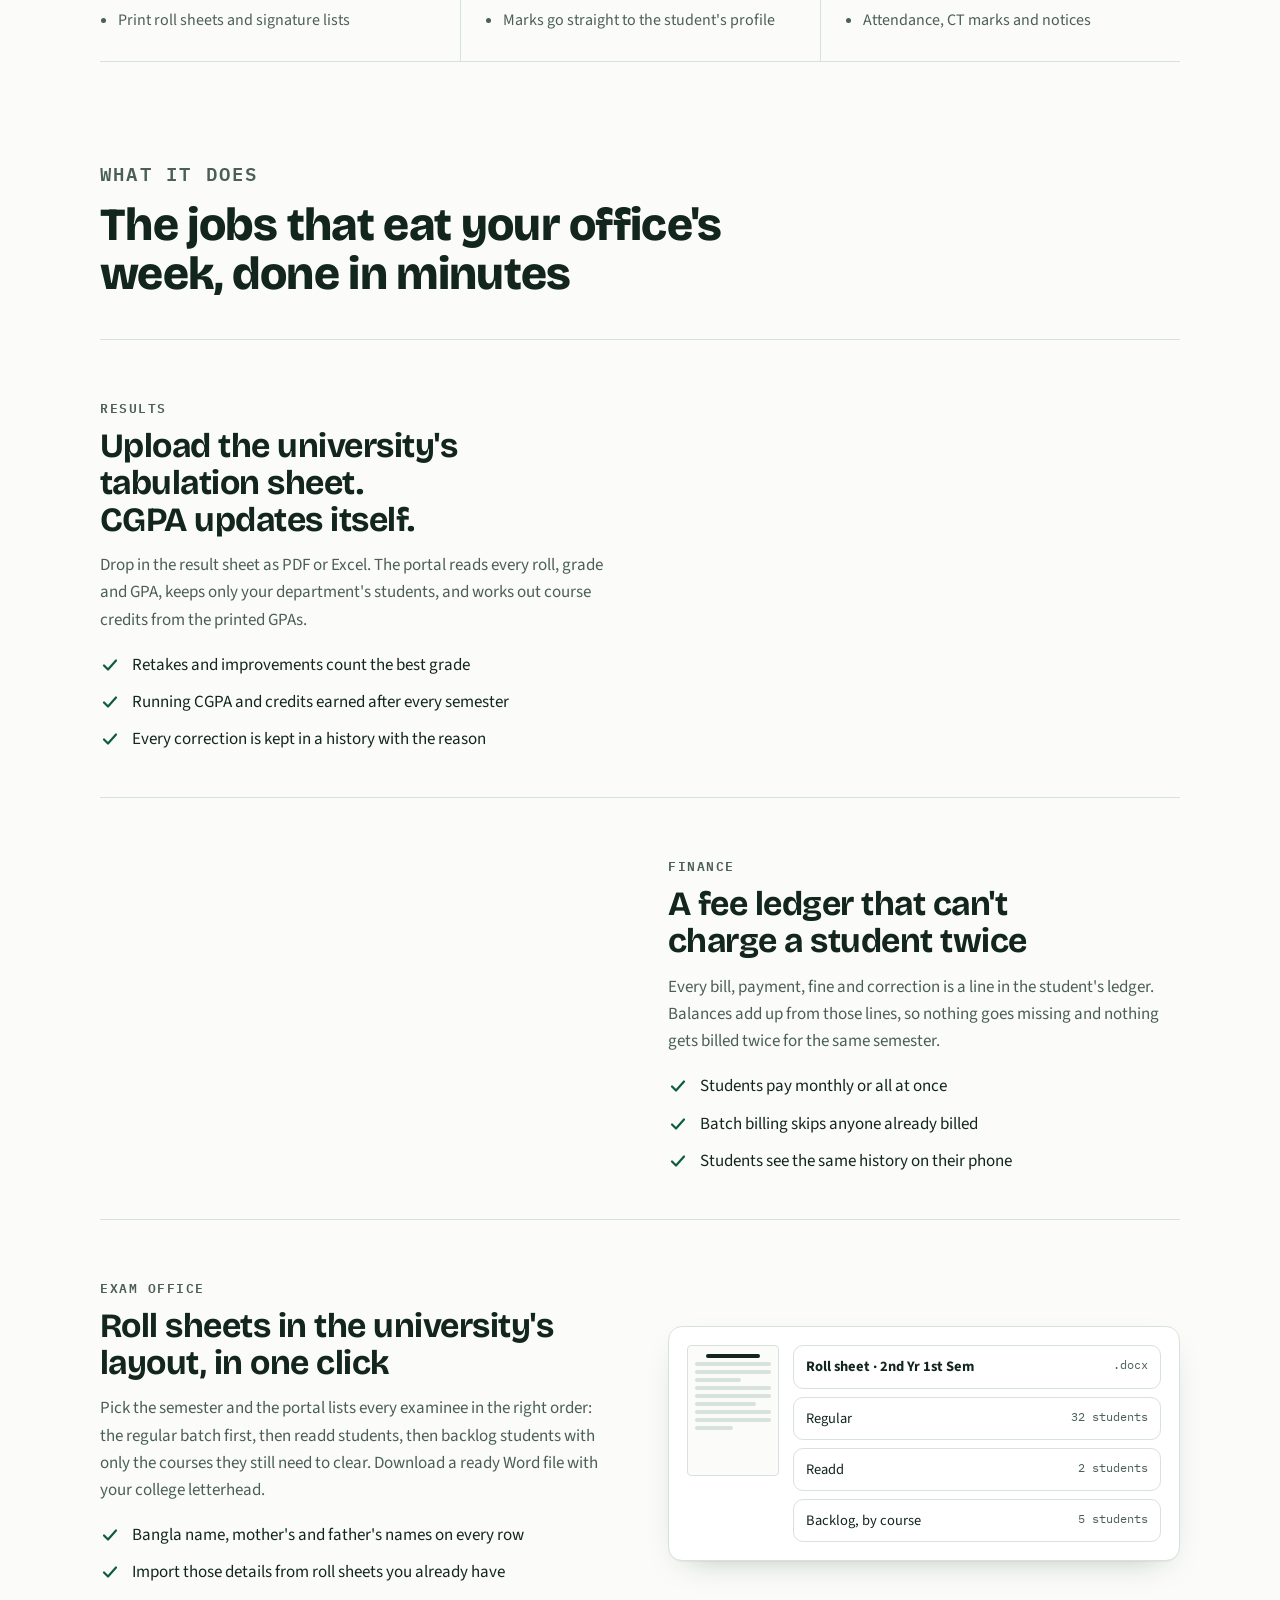
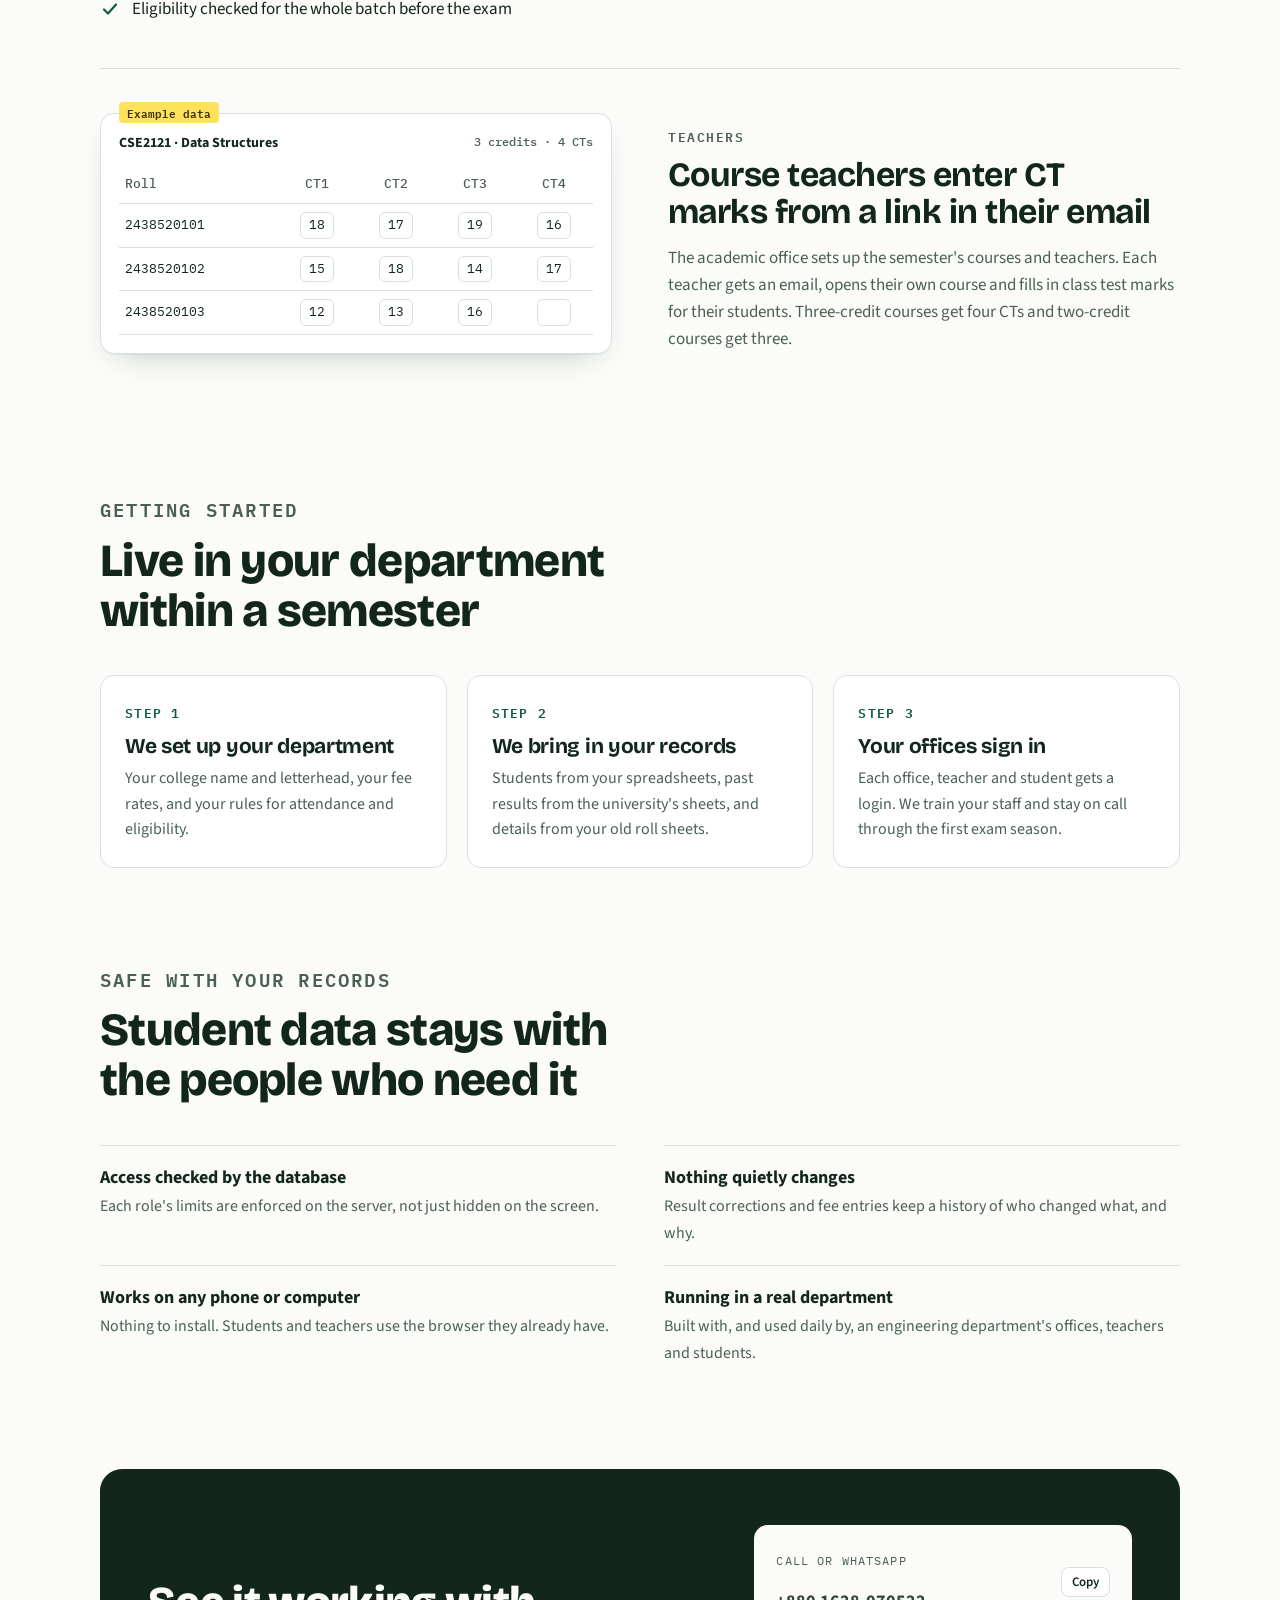
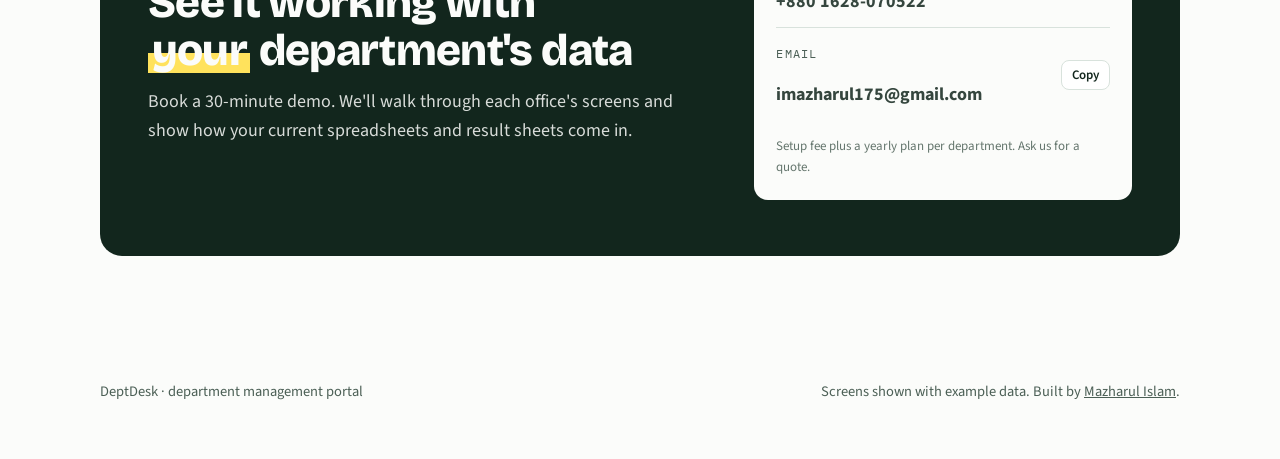
<file: deptdesk/index.html>
<!doctype html>
<html lang="en">
<head>
<meta charset="utf-8">
<meta name="viewport" content="width=device-width, initial-scale=1">
<meta name="description" content="DeptDesk: one portal for a university department's fees, attendance, CT marks, results and exam paperwork.">
<title>DeptDesk Department Portal</title>
<link rel="preconnect" href="https://fonts.googleapis.com">
<link rel="preconnect" href="https://fonts.gstatic.com" crossorigin>
<link rel="stylesheet" href="https://fonts.googleapis.com/css2?family=Bricolage+Grotesque:opsz,wght@12..96,500;12..96,700;12..96,800&family=Source+Sans+3:wght@400;500;600;700&family=IBM+Plex+Mono:wght@400;500;600&display=swap">
<style>
/* Layout: an exam-office register — ruled sheets, roll numbers in mono, one highlighter-yellow mark per section. */
:root {
  --paper: #fbfcfa;
  --sheet: #ffffff;
  --ink: #12261d;
  --ink-soft: #4b5f55;
  --rule: #d8e2dc;
  --green: #0f5c3c;
  --green-soft: #e3f0e8;
  --mark: #ffe25c;
  --mark-ink: #3b3000;
  --red: #b4232a;
  --display: "Bricolage Grotesque", "Segoe UI", system-ui, sans-serif;
  --body: "Source Sans 3", "Segoe UI", system-ui, sans-serif;
  --mono: "IBM Plex Mono", ui-monospace, Menlo, Consolas, monospace;
  --shadow: 0 1px 0 rgba(18, 38, 29, .04), 0 12px 32px -18px rgba(18, 38, 29, .35);
}
@media (prefers-color-scheme: dark) {
  :root:not([data-theme="light"]) {
    --paper: #0d1612; --sheet: #14211b; --ink: #e6efe9; --ink-soft: #9fb3a8; --rule: #26372f;
    --green: #5cc896; --green-soft: #183327; --mark: #f5d53f; --mark-ink: #2a2200; --red: #f07a7f;
    --shadow: 0 1px 0 rgba(0,0,0,.3), 0 14px 34px -18px rgba(0,0,0,.8);
    color-scheme: dark;
  }
}
:root[data-theme="dark"] {
  --paper: #0d1612; --sheet: #14211b; --ink: #e6efe9; --ink-soft: #9fb3a8; --rule: #26372f;
  --green: #5cc896; --green-soft: #183327; --mark: #f5d53f; --mark-ink: #2a2200; --red: #f07a7f;
  --shadow: 0 1px 0 rgba(0,0,0,.3), 0 14px 34px -18px rgba(0,0,0,.8);
  color-scheme: dark;
}

* { box-sizing: border-box; }
html { -webkit-text-size-adjust: 100%; }
body { margin: 0; }
img { max-width: 100%; }
body { background: var(--paper); color: var(--ink); font-family: var(--body); font-size: 17px; line-height: 1.6; }
.wrap { max-width: 1120px; margin: 0 auto; padding-inline: 20px; }
h1, h2, h3 { font-family: var(--display); line-height: 1.08; margin: 0; text-wrap: balance; letter-spacing: -0.015em; }
p { margin: 0; }
a { color: inherit; }
:focus-visible { outline: 3px solid var(--mark); outline-offset: 2px; border-radius: 4px; }
.mono { font-family: var(--mono); font-variant-numeric: tabular-nums; }
.mark { background: linear-gradient(transparent 55%, var(--mark) 55%, var(--mark) 92%, transparent 92%); color: inherit; padding-inline: .08em; }
:root[data-theme="dark"] .mark { color: inherit; }
.eyebrow { font-family: var(--mono); font-size: 12.5px; letter-spacing: .12em; text-transform: uppercase; color: var(--green); font-weight: 600; }
.btn { display: inline-flex; align-items: center; gap: 8px; font-weight: 700; font-size: 16px; padding: 13px 20px; border-radius: 10px; text-decoration: none; border: 2px solid var(--ink); background: var(--ink); color: var(--paper); cursor: pointer; transition: transform .15s ease; }
.btn:hover { transform: translateY(-1px); }
.btn.ghost { background: transparent; color: var(--ink); }

/* nav */
.nav { border-bottom: 1px solid var(--rule); background: var(--paper); }
.nav .wrap { display: flex; align-items: center; justify-content: space-between; gap: 16px; padding-block: 16px; }
.logo { display: flex; align-items: center; gap: 10px; font-family: var(--display); font-weight: 800; font-size: 22px; text-decoration: none; }
.logo svg { width: 34px; height: 34px; flex: none; }
.nav .btn { padding: 9px 16px; font-size: 15px; }

/* hero */
.hero { padding-block: 64px 56px; }
.hero .wrap { display: grid; grid-template-columns: 1.05fr .95fr; gap: 48px; align-items: center; }
.hero h1 { font-size: clamp(40px, 6vw, 68px); font-weight: 800; margin-top: 14px; }
.hero .lede { font-size: 19.5px; color: var(--ink-soft); margin-top: 20px; max-width: 34em; }
.hero .ctas { display: flex; flex-wrap: wrap; gap: 12px; margin-top: 30px; }
.roles { display: flex; flex-wrap: wrap; gap: 8px; margin-top: 30px; }
.roles span { font-family: var(--mono); font-size: 12.5px; padding: 5px 10px; border: 1px solid var(--rule); border-radius: 999px; background: var(--sheet); color: var(--ink-soft); }

/* hero mock: a student profile card on top of a tabulation sheet */
.stack { position: relative; min-width: 0; padding-bottom: 40px; }
.sheet { background: var(--sheet); border: 1px solid var(--rule); border-radius: 14px; box-shadow: var(--shadow); }
.tab-sheet { padding: 18px 18px 14px; transform: rotate(-1.6deg); }
.tab-sheet .t-head { display: flex; justify-content: space-between; gap: 8px; font-family: var(--mono); font-size: 11.5px; color: var(--ink-soft); border-bottom: 2px solid var(--ink); padding-bottom: 8px; }
.tab-scroll { overflow-x: auto; }
.tab-sheet table { width: 100%; border-collapse: collapse; font-family: var(--mono); font-size: 12px; font-variant-numeric: tabular-nums; margin-top: 6px; }
.tab-sheet th, .tab-sheet td { text-align: center; padding: 6px 4px; border-bottom: 1px solid var(--rule); white-space: nowrap; }
.tab-sheet th { color: var(--ink-soft); font-weight: 500; }
.tab-sheet td:first-child { text-align: left; }
.tab-sheet .f { color: var(--red); font-weight: 600; }
.profile { position: absolute; right: -8px; bottom: 0; width: min(330px, 86%); padding: 18px; transform: rotate(1.4deg); }
.profile .who { display: flex; align-items: center; gap: 12px; }
.avatar { width: 46px; height: 46px; border-radius: 12px; background: var(--green); color: var(--paper); display: grid; place-items: center; font-family: var(--display); font-weight: 800; font-size: 18px; flex: none; }
.profile .name { font-weight: 700; line-height: 1.2; }
.profile .sub { font-family: var(--mono); font-size: 11.5px; color: var(--ink-soft); }
.stats { display: grid; grid-template-columns: 1fr 1fr; gap: 8px; margin-top: 14px; }
.stat { border: 1px solid var(--rule); border-radius: 10px; padding: 8px 10px; }
.stat b { display: block; font-family: var(--display); font-size: 22px; font-variant-numeric: tabular-nums; }
.stat small { font-size: 11px; text-transform: uppercase; letter-spacing: .08em; color: var(--ink-soft); font-weight: 600; }
.stat .ok { color: var(--green); } .stat .due { color: var(--red); }
.example { position: absolute; top: -12px; left: 18px; font-family: var(--mono); font-size: 11px; background: var(--mark); color: var(--mark-ink); padding: 2px 8px; border-radius: 4px; font-weight: 600; }

/* "fits your rules" strip */
.rules { border-block: 1px solid var(--rule); background: var(--sheet); }
.rules .wrap { display: grid; grid-template-columns: repeat(4, 1fr); padding-block: 26px; gap: 24px; }
.rule-item { min-width: 0; }
.rule-item b { font-family: var(--display); font-size: 30px; display: block; line-height: 1.1; }
.rule-item span { font-size: 15px; color: var(--ink-soft); }

/* sections */
section.block { padding-block: 84px; }
.sec-head { max-width: 46em; margin-bottom: 40px; }
.sec-head h2 { font-size: clamp(30px, 4.2vw, 46px); font-weight: 800; margin-top: 10px; }
.sec-head p { margin-top: 14px; font-size: 18.5px; color: var(--ink-soft); }

/* role desks */
.desks { display: grid; grid-template-columns: repeat(3, 1fr); gap: 0; border-top: 2px solid var(--ink); }
.desk { padding: 26px 24px 28px 0; border-bottom: 1px solid var(--rule); min-width: 0; }
.desk:nth-child(3n+2), .desk:nth-child(3n+3) { padding-left: 24px; border-left: 1px solid var(--rule); }
.desk .who { font-family: var(--mono); font-size: 12.5px; letter-spacing: .1em; text-transform: uppercase; color: var(--green); font-weight: 600; }
.desk h3 { font-size: 22px; margin-top: 8px; }
.desk ul { margin: 12px 0 0; padding-left: 18px; color: var(--ink-soft); font-size: 16px; }
.desk li + li { margin-top: 4px; }

/* feature rows */
.feature { display: grid; grid-template-columns: 1fr 1fr; gap: 56px; align-items: center; padding-block: 44px; border-top: 1px solid var(--rule); }
.feature:nth-of-type(even) .copy { order: 2; }
.feature .copy { min-width: 0; }
.feature h3 { font-size: clamp(26px, 3.2vw, 34px); margin-top: 10px; }
.feature p { margin-top: 14px; color: var(--ink-soft); }
.ticks { list-style: none; margin: 18px 0 0; padding: 0; display: grid; gap: 10px; }
.ticks li { display: grid; grid-template-columns: 22px 1fr; gap: 10px; }
.ticks svg { width: 20px; height: 20px; margin-top: 3px; color: var(--green); }
.visual { min-width: 0; }

/* small UI mocks */
.mock { background: var(--sheet); border: 1px solid var(--rule); border-radius: 14px; box-shadow: var(--shadow); padding: 18px; position: relative; }
.mock h4 { margin: 0 0 12px; font-size: 14px; font-weight: 700; display: flex; justify-content: space-between; gap: 8px; }
.mock h4 span { font-family: var(--mono); font-weight: 500; color: var(--ink-soft); font-size: 12px; }
.ledger { width: 100%; border-collapse: collapse; font-size: 14px; }
.ledger td { padding: 9px 4px; border-bottom: 1px solid var(--rule); }
.ledger td:last-child { text-align: right; font-family: var(--mono); font-variant-numeric: tabular-nums; white-space: nowrap; }
.ledger .in { color: var(--green); }
.ledger tr:last-child td { border-bottom: 0; font-weight: 700; }
.pill { display: inline-block; font-family: var(--mono); font-size: 11px; padding: 2px 7px; border-radius: 999px; background: var(--green-soft); color: var(--green); font-weight: 600; }
.pill.warn { background: var(--mark); color: var(--mark-ink); }
.checks { display: grid; gap: 10px; font-size: 15px; }
.checks div { display: flex; justify-content: space-between; gap: 12px; padding: 10px 12px; border: 1px solid var(--rule); border-radius: 10px; }
.ct { width: 100%; border-collapse: collapse; font-family: var(--mono); font-size: 13px; font-variant-numeric: tabular-nums; }
.ct th, .ct td { padding: 8px 6px; border-bottom: 1px solid var(--rule); text-align: center; white-space: nowrap; }
.ct th { color: var(--ink-soft); font-weight: 500; }
.ct td:first-child, .ct th:first-child { text-align: left; }
.ct .cell { display: inline-block; min-width: 34px; padding: 2px 6px; border: 1px solid var(--rule); border-radius: 6px; }
.doc { display: grid; grid-template-columns: auto 1fr; gap: 14px; align-items: start; }
.doc .page { width: 92px; aspect-ratio: 210 / 297; max-width: 100%; border: 1px solid var(--rule); border-radius: 4px; background: var(--paper); padding: 8px 7px; display: grid; gap: 4px; align-content: start; }
.doc .page i { display: block; height: 4px; border-radius: 2px; background: var(--rule); }
.doc .page i.h { background: var(--ink); width: 70%; justify-self: center; }
.doc .files { display: grid; gap: 8px; font-size: 14.5px; min-width: 0; }
.doc .files div { display: flex; justify-content: space-between; gap: 10px; padding: 9px 12px; border: 1px solid var(--rule); border-radius: 10px; }
.doc .files span { font-family: var(--mono); font-size: 12px; color: var(--ink-soft); white-space: nowrap; }

/* steps */
.steps { display: grid; grid-template-columns: repeat(3, 1fr); gap: 20px; counter-reset: s; }
.step { background: var(--sheet); border: 1px solid var(--rule); border-radius: 14px; padding: 24px; min-width: 0; }
.step::before { counter-increment: s; content: "Step " counter(s); font-family: var(--mono); font-size: 12.5px; letter-spacing: .1em; text-transform: uppercase; color: var(--green); font-weight: 600; }
.step h3 { font-size: 21px; margin-top: 8px; }
.step p { margin-top: 8px; color: var(--ink-soft); font-size: 16px; }

/* trust */
.trust { display: grid; grid-template-columns: repeat(2, 1fr); gap: 0 48px; }
.trust div { padding-block: 18px; border-top: 1px solid var(--rule); min-width: 0; }
.trust b { display: block; font-size: 18px; }
.trust span { color: var(--ink-soft); font-size: 16px; }

/* CTA */
.cta { background: var(--ink); color: var(--paper); border-radius: 22px; padding: 56px 48px; display: grid; grid-template-columns: 1.2fr .8fr; gap: 40px; align-items: center; }
.cta h2 { font-size: clamp(30px, 4vw, 44px); font-weight: 800; }
.cta p { margin-top: 14px; opacity: .85; font-size: 18px; }
.cta .mark { color: var(--paper); }
.contact { background: var(--paper); color: var(--ink); border-radius: 14px; padding: 22px; display: grid; gap: 12px; min-width: 0; }
.contact .row { display: flex; justify-content: space-between; align-items: center; gap: 10px; border-bottom: 1px solid var(--rule); padding-bottom: 10px; }
.contact .row:last-of-type { border-bottom: 0; padding-bottom: 0; }
.contact small { font-family: var(--mono); font-size: 11.5px; letter-spacing: .1em; text-transform: uppercase; color: var(--ink-soft); }
.contact .val { font-weight: 700; overflow-wrap: anywhere; }
.contact .note { font-size: 13px; color: var(--ink-soft); }
.copy-btn { font: 600 13px var(--body); border: 1px solid var(--rule); background: var(--sheet); color: var(--ink); border-radius: 8px; padding: 5px 10px; cursor: pointer; white-space: nowrap; }

footer { padding-block: 40px 56px; color: var(--ink-soft); font-size: 14.5px; }
footer .wrap { display: flex; flex-wrap: wrap; justify-content: space-between; gap: 12px; }

@media (max-width: 900px) {
  .hero .wrap, .feature, .cta { grid-template-columns: 1fr; }
  .feature:nth-of-type(even) .copy { order: 0; }
  .rules .wrap { grid-template-columns: repeat(2, 1fr); }
  .desks { grid-template-columns: 1fr 1fr; }
  .desk, .desk:nth-child(3n+2), .desk:nth-child(3n+3) { padding: 24px 20px 24px 0; border-left: 0; }
  .desk:nth-child(even) { padding-left: 20px; border-left: 1px solid var(--rule); }
  .steps { grid-template-columns: 1fr; }
  .cta { padding: 40px 28px; }
}
@media (max-width: 560px) {
  body { font-size: 16px; }
  .hero { padding-block: 40px 36px; }
  .desks, .trust { grid-template-columns: 1fr; }
  .desk, .desk:nth-child(even) { padding: 22px 0; border-left: 0; }
  .profile { position: relative; right: auto; width: 100%; margin-top: -24px; }
  .stack { padding-bottom: 0; }
  section.block { padding-block: 60px; }
  .nav .tag { display: none; }
}
@media (prefers-reduced-motion: no-preference) {
  .tab-sheet, .profile { animation: settle .7s cubic-bezier(.2,.7,.2,1) both; }
  .profile { animation-delay: .12s; }
  @keyframes settle { from { transform: translateY(10px) rotate(0deg); } }
}
</style>
</head>
<body>
<header class="nav">
  <div class="wrap">
    <a class="logo" href="#top" aria-label="DeptDesk home">
      <svg viewBox="0 0 34 34" aria-hidden="true"><rect x="1" y="1" width="32" height="32" rx="9" fill="var(--ink)"/><path d="M9 11h16M9 17h16M9 23h10" stroke="var(--paper)" stroke-width="2.4" stroke-linecap="round"/><rect x="21" y="20" width="6" height="6" rx="1.5" fill="var(--mark)"/></svg>
      DeptDesk
    </a>
    <a class="btn" href="#demo">Book a demo</a>
  </div>
</header>

<main id="top">
  <section class="hero">
    <div class="wrap">
      <div>
        <p class="eyebrow">For university &amp; affiliated-college departments</p>
        <h1>Run your whole department from <span class="mark">one portal</span>.</h1>
        <p class="lede">Fees, attendance, CT marks, results, roll sheets and student records in one place. The HOD sees everything. Every other office sees only its own work. Students see their own results and dues from their phone.</p>
        <div class="ctas">
          <a class="btn" href="#demo">Book a live demo</a>
          <a class="btn ghost" href="#desks">See what each office gets</a>
        </div>
        <div class="roles" aria-label="Built-in roles">
          <span>Head of Department</span><span>Finance</span><span>Academic</span><span>Exam office</span><span>Teachers</span><span>Students</span>
        </div>
      </div>

      <div class="stack" aria-label="Example screens">
        <div class="sheet tab-sheet">
          <div class="t-head"><span>Tabulation sheet · 2nd Yr 1st Sem</span><span>imported</span></div>
          <div class="tab-scroll">
            <table>
              <thead><tr><th>Roll</th><th>CSE2111</th><th>CSE2121</th><th>MATH2131</th><th>GPA</th></tr></thead>
              <tbody>
                <tr><td>2438520101</td><td>A</td><td>A-</td><td>B+</td><td>3.58</td></tr>
                <tr><td>2438520102</td><td>B+</td><td>A</td><td>A-</td><td>3.52</td></tr>
                <tr><td>2438520103</td><td class="f">F</td><td>B</td><td>B+</td><td>2.41</td></tr>
                <tr><td>2438520104</td><td>A+</td><td>A</td><td>A</td><td>3.86</td></tr>
              </tbody>
            </table>
          </div>
        </div>
        <div class="sheet profile">
          <span class="example">Example data</span>
          <div class="who">
            <div class="avatar">TR</div>
            <div><p class="name">Tanvir Rahman</p><p class="sub mono">RU 2438520101 · Semester 3</p></div>
          </div>
          <div class="stats">
            <div class="stat"><small>CGPA</small><b>3.58</b></div>
            <div class="stat"><small>Credits</small><b>41<span style="font-size:14px;color:var(--ink-soft)"> / 160</span></b></div>
            <div class="stat"><small>Attendance</small><b class="ok">82%</b></div>
            <div class="stat"><small>Fees due</small><b class="due">৳4,500</b></div>
          </div>
        </div>
      </div>
    </div>
  </section>

  <div class="rules" aria-label="Built around your rules">
    <div class="wrap">
      <div class="rule-item"><b class="mono">60%</b><span>attendance + no dues = exam eligible, with a coordinator override</span></div>
      <div class="rule-item"><b class="mono">160</b><span>credits tracked to graduation, with running CGPA after every result</span></div>
      <div class="rule-item"><b>Regular / Readd</b><span>batches sorted automatically every semester</span></div>
      <div class="rule-item"><b>বাংলা</b><span>Bangla names on roll sheets, including old Bijoy-font files</span></div>
    </div>
  </div>

  <section class="block" id="desks">
    <div class="wrap">
      <div class="sec-head">
        <p class="eyebrow">One login per office</p>
        <h2>Every office gets its own desk</h2>
        <p>Each person signs in and lands on the work that is theirs. Finance can't change marks. Teachers can't see fees. Students see only their own record.</p>
      </div>
      <div class="desks">
        <div class="desk"><p class="who">Head of Department</p><h3>The whole picture</h3><ul><li>Every office's screens in one place</li><li>Uncollected fees, eligibility and results at a glance</li><li>Final say on every record</li></ul></div>
        <div class="desk"><p class="who">Finance</p><h3>Fees without double billing</h3><ul><li>Bill monthly, semester and exam fees to a whole batch at once</li><li>Take full or partial payments</li><li>Attendance fines applied in one click</li></ul></div>
        <div class="desk"><p class="who">Academic office</p><h3>Students, courses, attendance</h3><ul><li>Add students and their logins together</li><li>Record attendance course by course</li><li>Send notices to every student</li></ul></div>
        <div class="desk"><p class="who">Exam office</p><h3>Results and exam paperwork</h3><ul><li>Import the university's result sheet</li><li>Check exam eligibility for a whole batch</li><li>Print roll sheets and signature lists</li></ul></div>
        <div class="desk"><p class="who">Teachers</p><h3>CT marks from an email link</h3><ul><li>No password to remember</li><li>Only their own courses and students</li><li>Marks go straight to the student's profile</li></ul></div>
        <div class="desk"><p class="who">Students</p><h3>Their record on their phone</h3><ul><li>Results for every semester, CGPA chart</li><li>Payment history and current dues</li><li>Attendance, CT marks and notices</li></ul></div>
      </div>
    </div>
  </section>

  <section class="block" style="padding-top:0">
    <div class="wrap">
      <div class="sec-head">
        <p class="eyebrow">What it does</p>
        <h2>The jobs that eat your office's week, done in minutes</h2>
      </div>

      <article class="feature">
        <div class="copy">
          <p class="eyebrow">Results</p>
          <h3>Upload the university's tabulation sheet. CGPA updates itself.</h3>
          <p>Drop in the result sheet as PDF or Excel. The portal reads every roll, grade and GPA, keeps only your department's students, and works out course credits from the printed GPAs.</p>
          <ul class="ticks">
            <li><svg viewBox="0 0 20 20" fill="none" aria-hidden="true"><path d="M4 10.5l4 4 8-9" stroke="currentColor" stroke-width="2.2" stroke-linecap="round" stroke-linejoin="round"/></svg><span>Retakes and improvements count the best grade</span></li>
            <li><svg viewBox="0 0 20 20" fill="none" aria-hidden="true"><path d="M4 10.5l4 4 8-9" stroke="currentColor" stroke-width="2.2" stroke-linecap="round" stroke-linejoin="round"/></svg><span>Running CGPA and credits earned after every semester</span></li>
            <li><svg viewBox="0 0 20 20" fill="none" aria-hidden="true"><path d="M4 10.5l4 4 8-9" stroke="currentColor" stroke-width="2.2" stroke-linecap="round" stroke-linejoin="round"/></svg><span>Every correction is kept in a history with the reason</span></li>
          </ul>
        </div>
        <div class="visual">
          <div class="mock">
            <h4>Results preview <span>before publishing</span></h4>
            <div class="checks">
              <div><span>Students found in sheet</span><b class="mono">41</b></div>
              <div><span>Printed GPAs reproduced</span><span class="pill">41 / 41 match</span></div>
              <div><span>Course credits worked out</span><span class="pill">9 courses</span></div>
              <div><span>Rolls from other colleges</span><span class="pill warn">skipped</span></div>
            </div>
          </div>
        </div>
      </article>

      <article class="feature">
        <div class="copy">
          <p class="eyebrow">Finance</p>
          <h3>A fee ledger that can't charge a student twice</h3>
          <p>Every bill, payment, fine and correction is a line in the student's ledger. Balances add up from those lines, so nothing goes missing and nothing gets billed twice for the same semester.</p>
          <ul class="ticks">
            <li><svg viewBox="0 0 20 20" fill="none" aria-hidden="true"><path d="M4 10.5l4 4 8-9" stroke="currentColor" stroke-width="2.2" stroke-linecap="round" stroke-linejoin="round"/></svg><span>Students pay monthly or all at once</span></li>
            <li><svg viewBox="0 0 20 20" fill="none" aria-hidden="true"><path d="M4 10.5l4 4 8-9" stroke="currentColor" stroke-width="2.2" stroke-linecap="round" stroke-linejoin="round"/></svg><span>Batch billing skips anyone already billed</span></li>
            <li><svg viewBox="0 0 20 20" fill="none" aria-hidden="true"><path d="M4 10.5l4 4 8-9" stroke="currentColor" stroke-width="2.2" stroke-linecap="round" stroke-linejoin="round"/></svg><span>Students see the same history on their phone</span></li>
          </ul>
        </div>
        <div class="visual">
          <div class="mock">
            <span class="example">Example data</span>
            <h4>Ledger · Tanvir Rahman <span>RU 2438520101</span></h4>
            <table class="ledger">
              <tr><td>Monthly fee × 6 <span class="pill">billed</span></td><td>৳12,000</td></tr>
              <tr><td>Semester fee <span class="pill">billed</span></td><td>৳5,000</td></tr>
              <tr><td>Payment, bKash</td><td class="in">− ৳8,000</td></tr>
              <tr><td>Payment, cash</td><td class="in">− ৳4,500</td></tr>
              <tr><td>Balance due</td><td>৳4,500</td></tr>
            </table>
          </div>
        </div>
      </article>

      <article class="feature">
        <div class="copy">
          <p class="eyebrow">Exam office</p>
          <h3>Roll sheets in the university's layout, in one click</h3>
          <p>Pick the semester and the portal lists every examinee in the right order: the regular batch first, then readd students, then backlog students with only the courses they still need to clear. Download a ready Word file with your college letterhead.</p>
          <ul class="ticks">
            <li><svg viewBox="0 0 20 20" fill="none" aria-hidden="true"><path d="M4 10.5l4 4 8-9" stroke="currentColor" stroke-width="2.2" stroke-linecap="round" stroke-linejoin="round"/></svg><span>Bangla name, mother's and father's names on every row</span></li>
            <li><svg viewBox="0 0 20 20" fill="none" aria-hidden="true"><path d="M4 10.5l4 4 8-9" stroke="currentColor" stroke-width="2.2" stroke-linecap="round" stroke-linejoin="round"/></svg><span>Import those details from roll sheets you already have</span></li>
            <li><svg viewBox="0 0 20 20" fill="none" aria-hidden="true"><path d="M4 10.5l4 4 8-9" stroke="currentColor" stroke-width="2.2" stroke-linecap="round" stroke-linejoin="round"/></svg><span>Eligibility checked for the whole batch before the exam</span></li>
          </ul>
        </div>
        <div class="visual">
          <div class="mock doc">
            <div class="page" aria-hidden="true"><i class="h"></i><i></i><i></i><i style="width:60%"></i><i></i><i></i><i style="width:80%"></i><i></i><i></i><i style="width:50%"></i></div>
            <div class="files">
              <div><b>Roll sheet · 2nd Yr 1st Sem</b><span>.docx</span></div>
              <div><span style="font-family:var(--body);font-size:14.5px;color:var(--ink)">Regular</span><span>32 students</span></div>
              <div><span style="font-family:var(--body);font-size:14.5px;color:var(--ink)">Readd</span><span>2 students</span></div>
              <div><span style="font-family:var(--body);font-size:14.5px;color:var(--ink)">Backlog, by course</span><span>5 students</span></div>
            </div>
          </div>
        </div>
      </article>

      <article class="feature">
        <div class="copy">
          <p class="eyebrow">Teachers</p>
          <h3>Course teachers enter CT marks from a link in their email</h3>
          <p>The academic office sets up the semester's courses and teachers. Each teacher gets an email, opens their own course and fills in class test marks for their students. Three-credit courses get four CTs and two-credit courses get three.</p>
        </div>
        <div class="visual">
          <div class="mock">
            <span class="example">Example data</span>
            <h4>CSE2121 · Data Structures <span>3 credits · 4 CTs</span></h4>
            <div class="tab-scroll">
              <table class="ct">
                <thead><tr><th>Roll</th><th>CT1</th><th>CT2</th><th>CT3</th><th>CT4</th></tr></thead>
                <tbody>
                  <tr><td>2438520101</td><td><span class="cell">18</span></td><td><span class="cell">17</span></td><td><span class="cell">19</span></td><td><span class="cell">16</span></td></tr>
                  <tr><td>2438520102</td><td><span class="cell">15</span></td><td><span class="cell">18</span></td><td><span class="cell">14</span></td><td><span class="cell">17</span></td></tr>
                  <tr><td>2438520103</td><td><span class="cell">12</span></td><td><span class="cell">13</span></td><td><span class="cell">16</span></td><td><span class="cell">&nbsp;</span></td></tr>
                </tbody>
              </table>
            </div>
          </div>
        </div>
      </article>
    </div>
  </section>

  <section class="block" style="padding-top:0">
    <div class="wrap">
      <div class="sec-head">
        <p class="eyebrow">Getting started</p>
        <h2>Live in your department within a semester</h2>
      </div>
      <div class="steps">
        <div class="step"><h3>We set up your department</h3><p>Your college name and letterhead, your fee rates, and your rules for attendance and eligibility.</p></div>
        <div class="step"><h3>We bring in your records</h3><p>Students from your spreadsheets, past results from the university's sheets, and details from your old roll sheets.</p></div>
        <div class="step"><h3>Your offices sign in</h3><p>Each office, teacher and student gets a login. We train your staff and stay on call through the first exam season.</p></div>
      </div>
    </div>
  </section>

  <section class="block" style="padding-top:0">
    <div class="wrap">
      <div class="sec-head">
        <p class="eyebrow">Safe with your records</p>
        <h2>Student data stays with the people who need it</h2>
      </div>
      <div class="trust">
        <div><b>Access checked by the database</b><span>Each role's limits are enforced on the server, not just hidden on the screen.</span></div>
        <div><b>Nothing quietly changes</b><span>Result corrections and fee entries keep a history of who changed what, and why.</span></div>
        <div><b>Works on any phone or computer</b><span>Nothing to install. Students and teachers use the browser they already have.</span></div>
        <div><b>Running in a real department</b><span>Built with, and used daily by, an engineering department's offices, teachers and students.</span></div>
      </div>
    </div>
  </section>

  <section class="block" id="demo" style="padding-top:0">
    <div class="wrap">
      <div class="cta">
        <div>
          <h2>See it working with <span class="mark">your</span> department's data</h2>
          <p>Book a 30-minute demo. We'll walk through each office's screens and show how your current spreadsheets and result sheets come in.</p>
        </div>
        <div class="contact">
          <div class="row"><div><small>Call or WhatsApp</small><p class="val" id="phone">+880 1628-070522</p></div><button class="copy-btn" type="button" data-copy="phone">Copy</button></div>
          <div class="row"><div><small>Email</small><p class="val" id="email">imazharul175@gmail.com</p></div><button class="copy-btn" type="button" data-copy="email">Copy</button></div>
          <p class="note">Setup fee plus a yearly plan per department. Ask us for a quote.</p>
        </div>
      </div>
    </div>
  </section>
</main>

<footer>
  <div class="wrap">
    <span>DeptDesk · department management portal</span>
    <span>Screens shown with example data. Built by <a href="/">Mazharul Islam</a>.</span>
  </div>
</footer>

<script>
document.querySelectorAll('[data-copy]').forEach((btn) => {
  btn.addEventListener('click', () => {
    const el = document.getElementById(btn.dataset.copy);
    const text = el.textContent.trim();
    const done = () => { btn.textContent = 'Copied'; setTimeout(() => (btn.textContent = 'Copy'), 1500); };
    const select = () => { const r = document.createRange(); r.selectNodeContents(el); const s = getSelection(); s.removeAllRanges(); s.addRange(r); };
    try {
      navigator.clipboard.writeText(text).then(done, select);
    } catch (e) { select(); }
  });
});
</script>
</body>
</html>
</file>
<file: style.css>
/* ---------- Tokens ---------- */
/* Light (white) is the default; dark is only used when the visitor picks it. */
:root {
  --bg: #ffffff;
  --bg-alt: #f7f8fa;
  --surface: #ffffff;
  --text: #111827;
  --muted: #5b6474;
  --line: #e5e8ee;
  --accent: #1d4e89;
  --accent-strong: #163d6c;
  --accent-soft: #edf2f9;
  --on-accent: #ffffff;
  --net-rgb: 29, 78, 137;
  --shadow: 0 1px 2px rgba(17, 24, 39, .04), 0 6px 18px rgba(17, 24, 39, .05);
  --shadow-lg: 0 2px 4px rgba(17, 24, 39, .05), 0 16px 36px rgba(17, 24, 39, .09);
  --serif: "Source Serif 4", Georgia, serif;
  --sans: "Inter", system-ui, -apple-system, sans-serif;
  --radius: 12px;
  --promo-bg: linear-gradient(135deg, #163d6c 0%, #1d4e89 60%, #2a64a8 100%);
  --promo-text: #ffffff; --promo-muted: #c9d8ec; --promo-check: #7fe0c9;
  --promo-chip: rgba(255, 255, 255, .1); --promo-line: rgba(255, 255, 255, .22);
  --promo-btn: #ffffff; --promo-btn-text: #163d6c;
  color-scheme: light;
}
:root[data-theme="dark"] {
  --bg: #0e131b; --bg-alt: #121924; --surface: #141c28; --text: #e8ecf2; --muted: #9aa4b4;
  --line: #243041; --accent: #8db4e6; --accent-strong: #a9c7ee; --accent-soft: #1a2638;
  --on-accent: #0e131b; --net-rgb: 141, 180, 230;
  --promo-bg: linear-gradient(135deg, #16243a 0%, #1a2c47 100%);
  --promo-text: #e8ecf2; --promo-muted: #a9b6c9; --promo-check: #7fe0c9;
  --promo-chip: rgba(141, 180, 230, .08); --promo-line: rgba(141, 180, 230, .2);
  --promo-btn: #8db4e6; --promo-btn-text: #0e131b;
  --shadow: 0 1px 2px rgba(0,0,0,.3), 0 6px 18px rgba(0,0,0,.25);
  --shadow-lg: 0 2px 4px rgba(0,0,0,.3), 0 16px 36px rgba(0,0,0,.4);
  color-scheme: dark;
}

/* ---------- Base ---------- */
* { box-sizing: border-box; }
html { scroll-behavior: smooth; scroll-padding-top: 72px; }
body {
  margin: 0; background: var(--bg); color: var(--text);
  font: 16px/1.65 var(--sans); -webkit-font-smoothing: antialiased;
  transition: background-color .3s, color .3s;
}
.wrap { max-width: 1080px; margin: 0 auto; padding: 0 16px; }
@media (min-width: 720px) { .wrap { padding: 0 32px; } }
a { color: var(--accent); text-decoration: none; }
h1, h2, h3, h4 { font-family: var(--serif); font-weight: 600; line-height: 1.25; margin: 0; }
p { margin: 0 0 12px; }
svg { width: 20px; height: 20px; fill: none; stroke: currentColor; stroke-width: 1.7; stroke-linecap: round; stroke-linejoin: round; flex-shrink: 0; }
:focus-visible { outline: 2px solid var(--accent); outline-offset: 3px; border-radius: 6px; }

/* ---------- Scroll progress ---------- */
.progress {
  position: fixed; top: 0; left: 0; height: 2px; width: 100%; z-index: 50;
  background: var(--accent); transform-origin: 0 50%; transform: scaleX(0);
}

/* ---------- Header ---------- */
.site-header {
  position: fixed; inset: 0 0 auto 0; z-index: 40;
  border-bottom: 1px solid transparent;
  transition: background-color .3s, border-color .3s;
}
.site-header.scrolled {
  background: color-mix(in srgb, var(--bg) 88%, transparent);
  backdrop-filter: saturate(160%) blur(12px); -webkit-backdrop-filter: saturate(160%) blur(12px);
  border-bottom-color: var(--line);
}
.nav { display: flex; align-items: center; justify-content: space-between; height: 64px; gap: 16px; }
.brand { display: flex; align-items: center; gap: 10px; color: var(--text); font-weight: 600; }
.monogram {
  display: grid; place-items: center; width: 34px; height: 34px; border-radius: 8px;
  background: var(--accent); color: var(--on-accent); font-family: var(--serif); font-size: .95rem; font-weight: 700;
}
.brand-name { font-family: var(--serif); font-size: 1.05rem; }
.menu { display: flex; gap: 4px; }
.menu a {
  position: relative; padding: 8px 12px; border-radius: 8px; font-size: .92rem; font-weight: 500;
  color: var(--muted); transition: color .2s, background-color .2s;
}
.menu a:hover { color: var(--text); background: var(--bg-alt); }
.menu a.active { color: var(--accent); }
.menu a.active::after {
  content: ""; position: absolute; left: 12px; right: 12px; bottom: 3px; height: 2px;
  border-radius: 2px; background: var(--accent);
}
.nav-actions { display: flex; gap: 6px; }
.icon-btn {
  display: grid; place-items: center; width: 38px; height: 38px; border-radius: 10px; cursor: pointer;
  border: 1px solid var(--line); background: var(--surface); color: var(--text); transition: all .2s;
}
.icon-btn:hover { border-color: var(--accent); color: var(--accent); }
.i-moon { display: none; }
:root[data-theme="dark"] .i-sun { display: none; }
:root[data-theme="dark"] .i-moon { display: block; }
.menu-btn { display: none; }

/* ---------- Hero ---------- */
.hero {
  position: relative; overflow: hidden; background: var(--bg);
  min-height: 100vh; min-height: 100svh; display: flex; align-items: center;
  border-bottom: 1px solid var(--line);
}
#network { position: absolute; inset: 0; width: 100%; height: 100%; }
/* Fade the network out behind the text so it stays readable. */
.hero::after {
  content: ""; position: absolute; inset: 0; pointer-events: none;
  background: linear-gradient(90deg, var(--bg) 0%, color-mix(in srgb, var(--bg) 70%, transparent) 45%, transparent 75%);
}
.hero-inner {
  position: relative; z-index: 1; display: grid; grid-template-columns: 1.4fr 1fr; gap: 48px;
  align-items: center; padding-top: 110px; padding-bottom: 110px; width: 100%;
}
.hero-eyebrow {
  display: inline-flex; align-items: center; gap: 10px; padding: 6px 14px; border-radius: 999px;
  background: var(--surface); border: 1px solid var(--line);
  font-size: .82rem; letter-spacing: .04em; color: var(--muted); margin-bottom: 22px;
}
.dot { width: 8px; height: 8px; border-radius: 50%; background: var(--accent); box-shadow: 0 0 0 0 rgba(var(--net-rgb), .5); animation: pulse 2.2s infinite; }
@keyframes pulse { 70% { box-shadow: 0 0 0 9px rgba(var(--net-rgb), 0); } 100% { box-shadow: 0 0 0 0 rgba(var(--net-rgb), 0); } }
.hero h1 { font-size: clamp(2.6rem, 7vw, 4.4rem); font-weight: 700; letter-spacing: -.015em; margin-bottom: 14px; color: var(--text); }
.hero-rotate { font-size: clamp(1.15rem, 2.4vw, 1.45rem); color: var(--muted); margin-bottom: 18px; min-height: 1.6em; }
.rotator { color: var(--accent); font-weight: 600; border-right: 2px solid var(--accent); padding-right: 4px; animation: caret 1s steps(1) infinite; }
@keyframes caret { 50% { border-color: transparent; } }
.hero-lead { font-size: 1.08rem; color: var(--muted); max-width: 540px; margin-bottom: 30px; }
.hero-cta { display: flex; flex-wrap: wrap; gap: 12px; margin-bottom: 30px; }

.btn {
  display: inline-flex; align-items: center; gap: 10px; padding: 12px 22px; border-radius: 8px;
  font-weight: 600; font-size: .95rem; transition: transform .2s, box-shadow .2s, background-color .2s, color .2s, border-color .2s;
}
.btn-primary { background: var(--accent); color: var(--on-accent); box-shadow: 0 4px 14px rgba(var(--net-rgb), .25); }
.btn-primary:hover { background: var(--accent-strong); transform: translateY(-2px); box-shadow: 0 8px 22px rgba(var(--net-rgb), .3); }
.btn-ghost { border: 1px solid var(--line); color: var(--text); background: var(--surface); }
.btn-ghost:hover { border-color: var(--accent); color: var(--accent); transform: translateY(-2px); }
.btn-lg { padding: 15px 28px; font-size: 1.02rem; }

.socials { list-style: none; display: flex; gap: 10px; padding: 0; margin: 0; }
.socials a {
  display: grid; place-items: center; width: 42px; height: 42px; border-radius: 50%;
  border: 1px solid var(--line); color: var(--muted); background: var(--surface); transition: all .2s;
}
.socials a:hover { color: var(--on-accent); background: var(--accent); border-color: var(--accent); transform: translateY(-3px); }

.hero-photo { display: flex; justify-content: center; }
.photo-ring {
  position: relative; width: min(300px, 70vw); aspect-ratio: 1; border-radius: 50%; padding: 3px;
  background: conic-gradient(from 0deg, var(--accent), transparent 35%, var(--accent) 70%, transparent);
  animation: spin 12s linear infinite; box-shadow: var(--shadow-lg);
}
.photo-ring img {
  width: 100%; height: 100%; border-radius: 50%; object-fit: cover; display: block;
  border: 8px solid var(--bg); animation: spin 12s linear infinite reverse;
}
@keyframes spin { to { transform: rotate(360deg); } }

.scroll-cue {
  position: absolute; z-index: 1; left: 50%; bottom: 28px; transform: translateX(-50%);
  width: 26px; height: 42px; border: 2px solid var(--line); border-radius: 14px;
}
.scroll-cue span {
  position: absolute; left: 50%; top: 8px; width: 4px; height: 8px; margin-left: -2px;
  border-radius: 2px; background: var(--accent); animation: wheel 1.8s infinite;
}
@keyframes wheel { 0% { opacity: 0; transform: translateY(0); } 30% { opacity: 1; } 100% { opacity: 0; transform: translateY(14px); } }

/* ---------- Stats ---------- */
.stats { position: relative; margin-top: -54px; z-index: 2; }
.stats-grid {
  display: grid; grid-template-columns: repeat(4, 1fr);
  background: var(--surface); border: 1px solid var(--line); border-radius: var(--radius);
  box-shadow: var(--shadow-lg);
}
.stat { display: flex; flex-direction: column; align-items: center; text-align: center; padding: 26px 12px; }
.stat + .stat { border-left: 1px solid var(--line); }
.stat-num { font-family: var(--serif); font-size: 2.1rem; font-weight: 700; color: var(--accent); line-height: 1.1; }
.stat-label { font-size: .85rem; color: var(--muted); margin-top: 6px; }

/* ---------- Sections ---------- */
.section { padding: 96px 0; }
.section-alt { background: var(--bg-alt); border-top: 1px solid var(--line); border-bottom: 1px solid var(--line); }
.section-head { max-width: 680px; margin-bottom: 44px; }
.section-num { display: inline-block; font-size: .8rem; font-weight: 700; letter-spacing: .12em; color: var(--accent); margin-bottom: 8px; }
.section-num::after { content: ""; display: inline-block; width: 36px; height: 1px; background: var(--accent); vertical-align: middle; margin-left: 10px; }
.section-head h2, .contact-card h2 { font-size: clamp(1.9rem, 4vw, 2.5rem); margin-bottom: 12px; }
.section-sub { color: var(--muted); font-size: 1.05rem; }

/* Research */
.interests { display: grid; grid-template-columns: repeat(4, 1fr); gap: 18px; margin-bottom: 28px; }
.interest {
  background: var(--surface); border: 1px solid var(--line); border-radius: var(--radius); padding: 24px 22px;
  transition: transform .25s, box-shadow .25s, border-color .25s;
}
.interest:hover { transform: translateY(-5px); box-shadow: var(--shadow-lg); border-color: var(--accent); }
.interest-icon {
  display: grid; place-items: center; width: 46px; height: 46px; border-radius: 10px;
  background: var(--accent-soft); color: var(--accent); margin-bottom: 16px; transition: background-color .25s, color .25s;
}
.interest:hover .interest-icon { background: var(--accent); color: var(--on-accent); }
.interest-icon svg { width: 24px; height: 24px; }
.interest h3 { font-size: 1.08rem; margin-bottom: 6px; }
.interest p { color: var(--muted); font-size: .92rem; margin: 0; }

.thesis {
  position: relative; background: var(--surface); border: 1px solid var(--line); border-radius: var(--radius);
  padding: 30px 32px 30px 36px; box-shadow: var(--shadow); overflow: hidden;
}
.thesis::before { content: ""; position: absolute; left: 0; top: 0; bottom: 0; width: 4px; background: var(--accent); }
.thesis-label { text-transform: uppercase; letter-spacing: .08em; font-size: .75rem; font-weight: 700; color: var(--accent); margin-bottom: 8px; }
.thesis h3 { font-size: 1.3rem; margin-bottom: 12px; }
.thesis p { color: var(--muted); }

.chips { list-style: none; display: flex; flex-wrap: wrap; gap: 8px; padding: 0; margin: 14px 0 0; }
.chips li { font-size: .78rem; font-weight: 500; padding: 4px 11px; border-radius: 999px; background: var(--bg-alt); color: var(--muted); border: 1px solid var(--line); }

/* Publications */
.pubs { list-style: none; padding: 0; margin: 0; display: grid; gap: 18px; }
.pub {
  display: grid; grid-template-columns: 90px 1fr; gap: 24px; background: var(--surface);
  border: 1px solid var(--line); border-radius: var(--radius); padding: 28px; box-shadow: var(--shadow);
  transition: box-shadow .25s, transform .25s;
}
.pub:hover { box-shadow: var(--shadow-lg); transform: translateY(-3px); }
.pub-year { font-family: var(--serif); font-size: 1.8rem; font-weight: 700; color: var(--accent); line-height: 1; padding-top: 4px; }
.pub-badges { display: flex; gap: 8px; margin-bottom: 10px; }
.badge { font-size: .72rem; font-weight: 700; letter-spacing: .05em; text-transform: uppercase; padding: 3px 10px; border-radius: 6px; background: var(--bg-alt); color: var(--muted); border: 1px solid var(--line); }
.badge-accent { background: var(--accent-soft); color: var(--accent); border-color: transparent; }
.pub-title { font-size: 1.22rem; margin-bottom: 10px; }
.pub-authors { margin-bottom: 4px; }
.pub-authors strong { color: var(--text); border-bottom: 2px solid var(--accent); }
.pub-venue { color: var(--muted); font-style: italic; font-size: .95rem; }
.pub-actions { display: flex; flex-wrap: wrap; gap: 10px; margin-top: 16px; }
.pill {
  display: inline-flex; align-items: center; gap: 7px; padding: 7px 15px; border-radius: 999px;
  font: 600 .85rem var(--sans); border: 1px solid var(--line); background: var(--surface); color: var(--text);
  cursor: pointer; transition: all .2s;
}
.pill svg { width: 16px; height: 16px; }
.pill:hover, .pill[aria-expanded="true"] { border-color: var(--accent); color: var(--accent); background: var(--accent-soft); }
.bib-wrap { position: relative; margin-top: 14px; }
.bib {
  margin: 0; padding: 18px 20px; border-radius: 10px; background: var(--bg-alt); color: var(--text);
  border: 1px solid var(--line); font: .8rem/1.6 ui-monospace, SFMono-Regular, Menlo, monospace; overflow-x: auto;
}
.copy-btn {
  position: absolute; top: 10px; right: 10px; padding: 5px 12px; border-radius: 7px; cursor: pointer;
  font: 600 .75rem var(--sans); background: var(--surface); color: var(--text); border: 1px solid var(--line);
}
.copy-btn:hover { background: var(--accent); color: var(--on-accent); border-color: var(--accent); }

/* Mentorship promo */
.promo { padding: 96px 0 0; }
.promo-card {
  position: relative; display: grid; grid-template-columns: 1.35fr 1fr; gap: 40px; overflow: hidden;
  padding: 48px; border-radius: 18px; background: var(--promo-bg); color: var(--promo-text);
  box-shadow: var(--shadow-lg);
}
/* Faint network-style glow in the corner. */
.promo-card::before {
  content: ""; position: absolute; right: -120px; top: -120px; width: 360px; height: 360px; border-radius: 50%;
  background: radial-gradient(circle, rgba(255,255,255,.12), transparent 70%); pointer-events: none;
}
.promo-main, .promo-side { position: relative; }
.promo-tag {
  display: inline-flex; align-items: center; gap: 8px; padding: 5px 13px; border-radius: 999px; margin-bottom: 18px;
  font-size: .78rem; font-weight: 700; letter-spacing: .06em; text-transform: uppercase;
  background: var(--promo-chip); color: var(--promo-text);
}
.promo-tag svg { width: 16px; height: 16px; }
.promo h2 { font-size: clamp(1.7rem, 3.6vw, 2.3rem); margin-bottom: 14px; color: var(--promo-text); }
.promo-lead { color: var(--promo-muted); font-size: 1.04rem; max-width: 560px; margin-bottom: 22px; }
.promo-points { list-style: none; padding: 0; margin: 0 0 30px; display: grid; gap: 10px; }
.promo-points li { display: flex; gap: 10px; align-items: flex-start; }
.promo-points svg { color: var(--promo-check); margin-top: 3px; stroke-width: 2.4; width: 18px; height: 18px; }
.promo-cta { display: flex; flex-wrap: wrap; gap: 12px; }
.btn-promo { background: var(--promo-btn); color: var(--promo-btn-text); }
.btn-promo:hover { transform: translateY(-2px); box-shadow: 0 10px 24px rgba(0,0,0,.25); }
.btn-promo-ghost { border: 1px solid var(--promo-line); color: var(--promo-text); }
.btn-promo-ghost:hover { background: var(--promo-chip); transform: translateY(-2px); }
.promo-side {
  align-self: start; padding: 26px; border-radius: 14px;
  background: var(--promo-chip); border: 1px solid var(--promo-line);
}
.promo-side h3 { font-family: var(--sans); font-size: .8rem; font-weight: 700; letter-spacing: .1em; text-transform: uppercase; color: var(--promo-muted); margin-bottom: 18px; }
.promo-steps { list-style: none; padding: 0; margin: 0 0 20px; display: grid; gap: 16px; }
.promo-steps li { display: flex; gap: 14px; }
.promo-steps span {
  display: grid; place-items: center; flex-shrink: 0; width: 30px; height: 30px; border-radius: 50%;
  background: var(--promo-btn); color: var(--promo-btn-text); font-weight: 700; font-size: .88rem;
}
.promo-steps strong { display: block; margin-bottom: 2px; }
.promo-steps p { margin: 0; font-size: .9rem; color: var(--promo-muted); }
.promo-proof {
  display: flex; align-items: center; gap: 8px; margin: 0; padding-top: 16px;
  border-top: 1px solid var(--promo-line); font-size: .86rem; color: var(--promo-muted);
}
.promo-proof svg { width: 18px; height: 18px; color: var(--promo-check); }

.promo-topics { position: relative; grid-column: 1 / -1; padding-top: 32px; border-top: 1px solid var(--promo-line); }
.promo-topics h3 { font-family: var(--sans); font-size: .8rem; font-weight: 700; letter-spacing: .1em; text-transform: uppercase; color: var(--promo-muted); margin-bottom: 18px; }
.promo-topics ul { list-style: none; padding: 0; margin: 0; display: grid; grid-template-columns: repeat(3, 1fr); gap: 14px; }
.promo-topics li {
  padding: 18px 20px; border-radius: 12px; background: var(--promo-chip); border: 1px solid var(--promo-line);
  border-left: 3px solid var(--promo-check); transition: transform .2s, background-color .2s;
}
.promo-topics li:hover { transform: translateY(-3px); background: color-mix(in srgb, var(--promo-chip), #fff 6%); }
.promo-topics h4 { font-family: var(--sans); font-size: .98rem; font-weight: 600; margin-bottom: 4px; color: var(--promo-text); }
.promo-topics li p { margin: 0; font-size: .87rem; line-height: 1.55; color: var(--promo-muted); }
.promo-note { margin: 18px 0 0; font-size: .9rem; color: var(--promo-muted); }

.hero-announce {
  display: flex; width: fit-content; align-items: center; gap: 10px; margin: -8px 0 22px; padding: 5px 14px 5px 5px;
  border-radius: 999px; border: 1px solid var(--line); background: var(--accent-soft);
  font-size: .86rem; font-weight: 600; color: var(--accent); transition: border-color .2s, transform .2s;
}
.hero-announce:hover { border-color: var(--accent); transform: translateY(-1px); }
.announce-tag { padding: 2px 9px; border-radius: 999px; background: var(--accent); color: var(--on-accent); font-size: .72rem; letter-spacing: .04em; text-transform: uppercase; }

/* Experience */
.two-col { display: grid; grid-template-columns: 1fr 1fr; gap: 40px; }
.col-title { font-family: var(--sans); font-size: .82rem; font-weight: 700; letter-spacing: .1em; text-transform: uppercase; color: var(--muted); margin-bottom: 20px; }
.timeline { list-style: none; padding: 0 0 0 28px; margin: 0; position: relative; }
.timeline::before { content: ""; position: absolute; left: 6px; top: 8px; bottom: 8px; width: 1px; background: var(--line); }
.timeline li { position: relative; padding-bottom: 28px; }
.timeline li:last-child { padding-bottom: 0; }
.timeline li::before {
  content: ""; position: absolute; left: -27px; top: 6px; width: 13px; height: 13px; border-radius: 50%;
  background: var(--bg); border: 2px solid var(--accent);
}
.when { display: inline-block; font-size: .78rem; font-weight: 600; color: var(--accent); background: var(--accent-soft); padding: 2px 10px; border-radius: 999px; margin-bottom: 8px; }
.timeline h4 { font-size: 1.12rem; margin-bottom: 2px; }
.where { color: var(--muted); margin-bottom: 4px; }
.timeline p:last-child { margin-bottom: 0; }

.honors { margin-top: 56px; }
.mini-card { background: var(--surface); border: 1px solid var(--line); border-radius: var(--radius); padding: 26px; }
.mini-card h3 { display: flex; align-items: center; gap: 10px; font-size: 1.15rem; margin-bottom: 14px; }
.mini-card h3 svg { color: var(--accent); }
.mini-card ul { margin: 0; padding-left: 20px; color: var(--muted); }
.mini-card li { margin-bottom: 6px; }
.mini-card li::marker { color: var(--accent); }

/* Projects */
.projects { display: grid; grid-template-columns: repeat(auto-fill, minmax(290px, 1fr)); gap: 18px; }
.project {
  position: relative; display: flex; flex-direction: column; background: var(--surface);
  border: 1px solid var(--line); border-radius: var(--radius); padding: 26px; overflow: hidden;
  transition: transform .25s, box-shadow .25s;
}
.project::before {
  content: ""; position: absolute; inset: 0 0 auto 0; height: 3px;
  background: var(--accent); transform: scaleX(0); transform-origin: left; transition: transform .35s;
}
.project:hover { transform: translateY(-5px); box-shadow: var(--shadow-lg); }
.project:hover::before { transform: scaleX(1); }
.project h3 { font-size: 1.15rem; margin-bottom: 8px; }
.project p { color: var(--muted); font-size: .94rem; flex: 1; }
.project .chips { margin-top: 8px; }
.project-featured { grid-column: 1 / -1; border-color: color-mix(in srgb, var(--accent) 35%, var(--line)); }
.project-featured::before { transform: scaleX(1); }
.project-featured h3 { font-size: 1.4rem; }
.project-featured > p { flex: none; max-width: 70ch; }
.project-tag { align-self: flex-start; font-size: .75rem; font-weight: 600; letter-spacing: .04em; text-transform: uppercase; color: var(--accent); background: var(--accent-soft); padding: 4px 10px; border-radius: 999px; margin-bottom: 12px; }
.project-points { margin: 14px 0 6px; padding-left: 20px; color: var(--muted); font-size: .94rem; display: grid; gap: 6px; max-width: 80ch; }
.project-points li::marker { color: var(--accent); }
.project-link { align-self: flex-start; margin-top: 16px; text-decoration: none; }
.project-link:hover { text-decoration: underline; }

.project-cta {
  justify-content: center; align-items: flex-start; color: var(--text);
  border-style: dashed; border-color: color-mix(in srgb, var(--accent) 45%, var(--line)); background: var(--accent-soft);
}
.project-cta::before { transform: scaleX(1); }
.cta-icon {
  display: grid; place-items: center; width: 46px; height: 46px; border-radius: 10px; margin-bottom: 14px;
  background: var(--accent); color: var(--on-accent); transition: transform .25s;
}
.project-cta:hover .cta-icon { transform: rotate(-8deg) scale(1.08); }
.cta-link { font-weight: 600; font-size: .9rem; color: var(--accent); margin-top: 6px; }
.project-cta:hover .cta-link { text-decoration: underline; }

/* Blog cards */
.posts { display: grid; grid-template-columns: repeat(auto-fill, minmax(290px, 1fr)); gap: 18px; }
.post {
  display: flex; flex-direction: column; background: var(--surface); color: var(--text);
  border: 1px solid var(--line); border-radius: var(--radius); padding: 26px;
  transition: transform .25s, box-shadow .25s, border-color .25s;
}
.post[hidden] { display: none; }
.post:hover { transform: translateY(-5px); box-shadow: var(--shadow-lg); border-color: var(--accent); }
.post-meta { display: flex; flex-wrap: wrap; gap: 6px 14px; font-size: .8rem; font-weight: 600; color: var(--accent); margin-bottom: 10px; }
.post-meta span::before { content: "·"; margin-right: 14px; color: var(--muted); }
.post h3 { font-size: 1.2rem; margin-bottom: 8px; }
.post-summary { color: var(--muted); font-size: .94rem; flex: 1; }
.post .chips { margin: 4px 0 16px; }
.post-link { font-weight: 600; font-size: .9rem; color: var(--accent); }
.post:hover .post-link { text-decoration: underline; }
.posts-empty {
  grid-column: 1 / -1; text-align: center; padding: 44px 24px; border-radius: var(--radius);
  border: 1px dashed color-mix(in srgb, var(--accent) 45%, var(--line)); background: var(--accent-soft);
}
.posts-empty h3 { font-size: 1.2rem; margin-bottom: 6px; }
.posts-empty p { color: var(--muted); margin: 0; }
.posts-more { margin: 32px 0 0; text-align: center; }
.post-filter { display: flex; flex-wrap: wrap; gap: 8px; margin-bottom: 28px; }
.post-filter .pill[aria-pressed="true"] { border-color: var(--accent); color: var(--on-accent); background: var(--accent); }

/* Blog pages */
.page-head { padding: 128px 0 8px; }
.page-head .section-head { margin-bottom: 0; }
.page-head h1 { font-size: clamp(2.2rem, 5vw, 3rem); margin-bottom: 12px; }
.back-link { display: inline-flex; align-items: center; gap: 6px; font-size: .9rem; font-weight: 600; margin-bottom: 22px; }
.back-link svg { width: 16px; height: 16px; }
.article { max-width: 720px; margin: 0 auto; padding: 128px 16px 80px; }
.article-head { margin-bottom: 36px; padding-bottom: 28px; border-bottom: 1px solid var(--line); }
.article-head h1 { font-size: clamp(2rem, 5vw, 2.8rem); letter-spacing: -.01em; margin: 10px 0 16px; }
.article-head .chips { margin: 0; }
.article-head .post-meta { margin: 0; font-size: .88rem; }
.article-head .post-meta span:first-child::before { display: none; }
.byline { display: flex; align-items: center; gap: 12px; margin-top: 20px; }
.byline img { width: 44px; height: 44px; border-radius: 50%; object-fit: cover; }
.byline strong { display: block; font-size: .95rem; }

.prose { font-size: 1.08rem; line-height: 1.8; }
.prose p { margin: 0 0 1.3em; }
.prose h2 { font-size: 1.6rem; margin: 1.8em 0 .6em; }
.prose h3 { font-size: 1.25rem; margin: 1.5em 0 .5em; }
.prose a { text-decoration: underline; text-underline-offset: 3px; }
.prose ul, .prose ol { padding-left: 1.4em; margin: 0 0 1.3em; }
.prose li { margin-bottom: .4em; }
.prose li::marker { color: var(--accent); }
.prose blockquote {
  margin: 1.6em 0; padding: 4px 0 4px 22px; border-left: 3px solid var(--accent);
  font-family: var(--serif); font-size: 1.2rem; color: var(--muted);
}
.prose figure { margin: 1.8em 0; }
.prose img { max-width: 100%; height: auto; border-radius: 10px; display: block; }
.prose figcaption { font-size: .88rem; color: var(--muted); text-align: center; margin-top: 8px; }
.prose code { font: .9em ui-monospace, SFMono-Regular, Menlo, monospace; background: var(--bg-alt); border: 1px solid var(--line); padding: 1px 6px; border-radius: 5px; }
.prose pre { margin: 0 0 1.3em; padding: 18px 20px; border-radius: 10px; background: var(--bg-alt); border: 1px solid var(--line); overflow-x: auto; }
.prose pre code { background: none; border: 0; padding: 0; font-size: .85rem; line-height: 1.6; }
.prose hr { border: 0; border-top: 1px solid var(--line); margin: 2.4em 0; }

.article-foot {
  display: flex; flex-wrap: wrap; justify-content: space-between; align-items: center; gap: 16px;
  margin-top: 48px; padding-top: 28px; border-top: 1px solid var(--line);
}
.share { display: flex; flex-wrap: wrap; align-items: center; gap: 8px; }
.share-label { font-size: .85rem; color: var(--muted); margin-right: 4px; }

/* Contact */
.contact-card {
  position: relative; text-align: center; border-radius: 16px; padding: 64px 28px;
  background: var(--surface); border: 1px solid var(--line); box-shadow: var(--shadow);
}
.contact-card p { color: var(--muted); max-width: 560px; margin: 0 auto 28px; font-size: 1.05rem; }
.contact-actions { display: flex; flex-wrap: wrap; justify-content: center; gap: 12px; }
.contact-card .contact-loc { margin: 20px auto 0; font-size: .9rem; }

/* Footer */
.footer { border-top: 1px solid var(--line); padding: 28px 0; color: var(--muted); font-size: .88rem; }
.footer-inner { display: flex; flex-wrap: wrap; justify-content: space-between; align-items: center; gap: 16px; }
.footer p { margin: 0; }
.footer-links { display: flex; gap: 20px; }
.footer-links a { color: var(--muted); }
.footer-links a:hover { color: var(--accent); }
.to-top { color: var(--muted); }
.to-top:hover { color: var(--accent); }

/* Toast */
.toast {
  position: fixed; left: 50%; bottom: 28px; transform: translate(-50%, 20px); opacity: 0; pointer-events: none;
  background: var(--text); color: var(--bg); padding: 10px 18px; border-radius: 10px; font-size: .9rem; font-weight: 500;
  transition: opacity .25s, transform .25s; z-index: 60;
}
.toast.show { opacity: 1; transform: translate(-50%, 0); }

/* ---------- Reveal on scroll ---------- */
.js .reveal { opacity: 0; transform: translateY(24px); transition: opacity .7s ease, transform .7s cubic-bezier(.2,.7,.2,1); }
.js .reveal.in { opacity: 1; transform: none; }

/* ---------- Responsive ---------- */
@media (max-width: 960px) {
  .interests { grid-template-columns: repeat(2, 1fr); }
  .hero-inner { grid-template-columns: 1fr; text-align: center; gap: 36px; padding-top: 100px; }
  .hero::after { background: color-mix(in srgb, var(--bg) 72%, transparent); }
  .hero-photo { order: -1; }
  .photo-ring { width: min(220px, 60vw); }
  .hero-lead { margin-left: auto; margin-right: auto; }
  .hero-cta, .socials { justify-content: center; }
  .scroll-cue { display: none; }
  .hero-announce { margin-left: auto; margin-right: auto; }
  .promo-card { grid-template-columns: 1fr; padding: 36px 28px; gap: 28px; }
  .promo-topics ul { grid-template-columns: repeat(2, 1fr); }
}
@media (max-width: 760px) {
  .menu-btn { display: grid; }
  .menu {
    position: absolute; top: 64px; left: 12px; right: 12px; flex-direction: column; gap: 2px; padding: 10px;
    background: var(--surface); border: 1px solid var(--line); border-radius: 14px; box-shadow: var(--shadow-lg);
    opacity: 0; transform: translateY(-8px); pointer-events: none; transition: opacity .2s, transform .2s;
  }
  .menu.open { opacity: 1; transform: none; pointer-events: auto; }
  .menu a { color: var(--text); padding: 12px 14px; }
  .menu a.active::after { display: none; }
  .stats-grid { grid-template-columns: repeat(2, 1fr); }
  .stat:nth-child(3) { border-left: 0; }
  .stat:nth-child(n+3) { border-top: 1px solid var(--line); }
  .two-col { grid-template-columns: 1fr; gap: 40px; }
  .section { padding: 72px 0; }
  .pub { grid-template-columns: 1fr; gap: 6px; padding: 22px; }
  .pub-year { font-size: 1.3rem; }
  .thesis { padding: 24px 22px 24px 26px; }
  .promo { padding-top: 72px; }
  .promo-card { padding: 30px 20px; }
  .promo-side { padding: 20px; }
  .promo-topics ul { grid-template-columns: 1fr; }
}
@media (max-width: 480px) {
  .interests { grid-template-columns: 1fr; }
  .projects { grid-template-columns: 1fr; }
  .brand-name { display: none; }
  .stat-num { font-size: 1.7rem; }
}

@media (prefers-reduced-motion: reduce) {
  *, *::before, *::after { animation: none !important; transition: none !important; }
  html { scroll-behavior: auto; }
  .js .reveal { opacity: 1; transform: none; }
}
</file>
